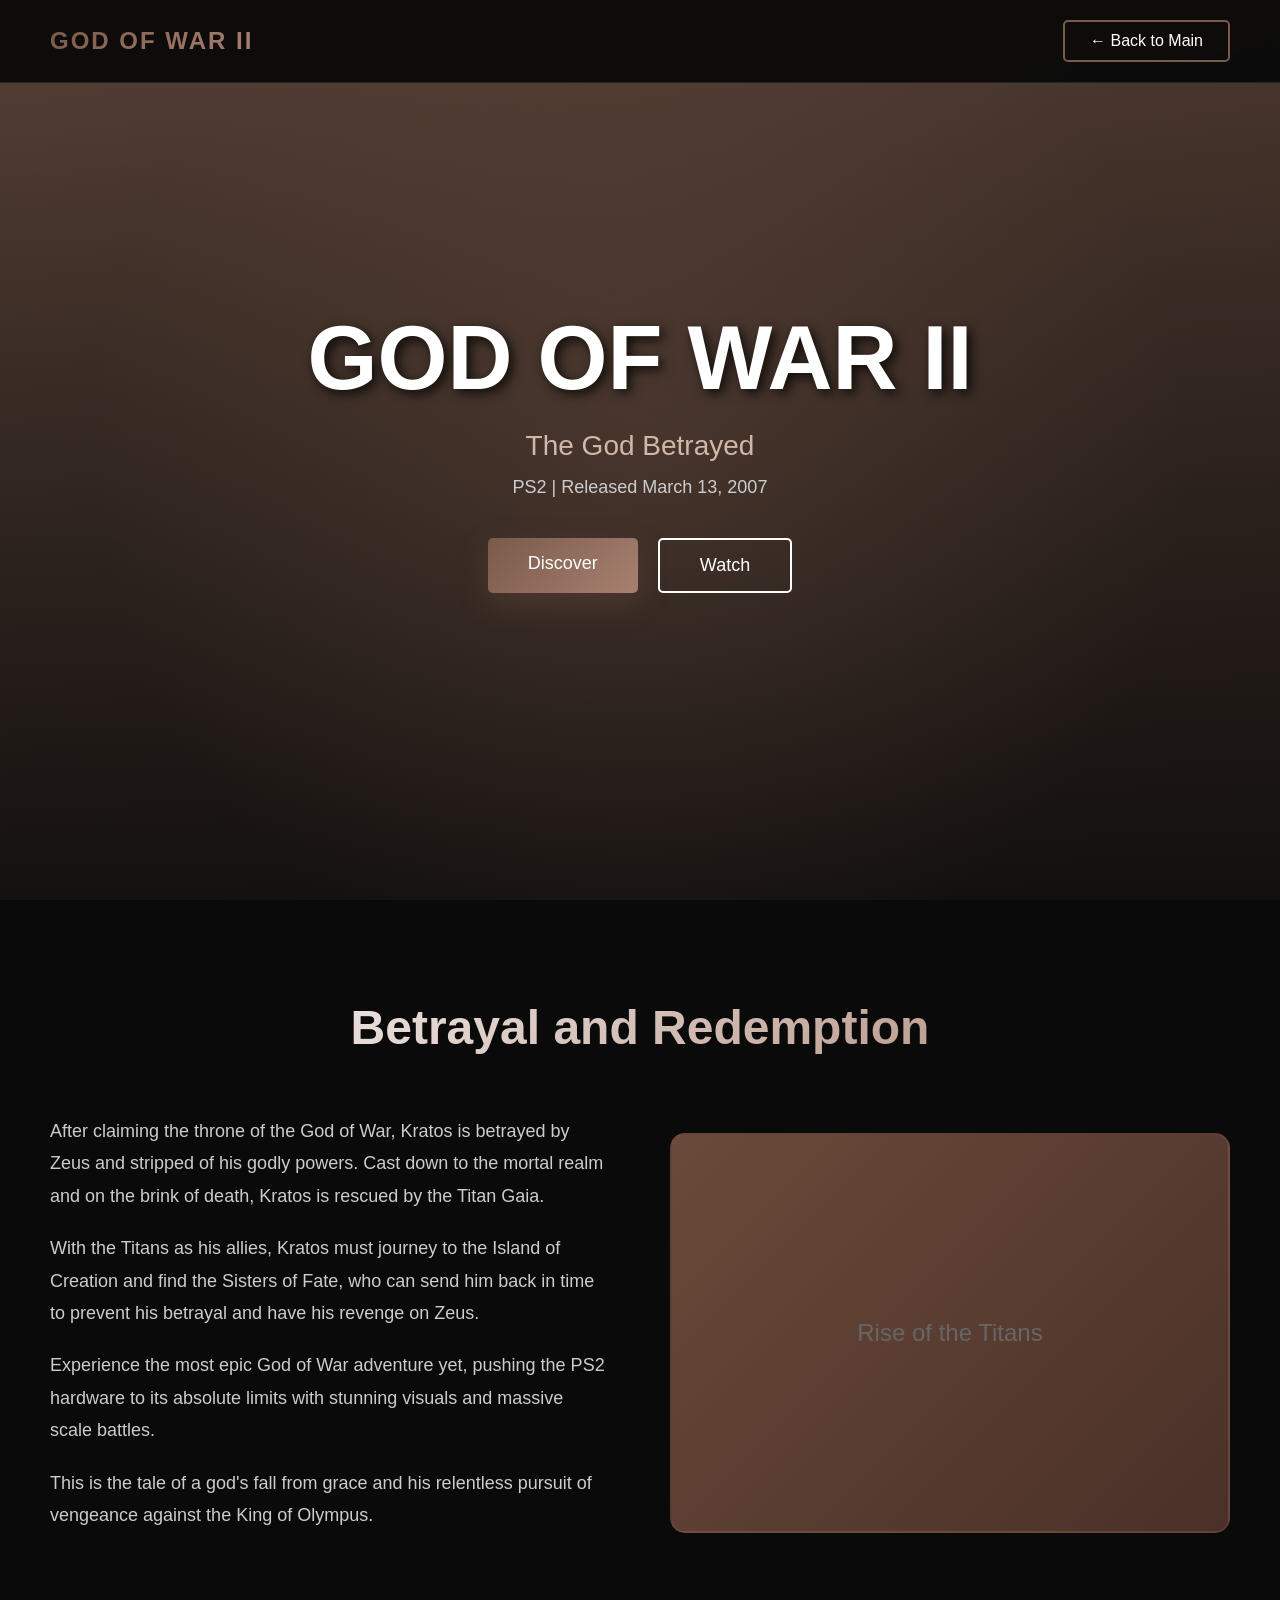
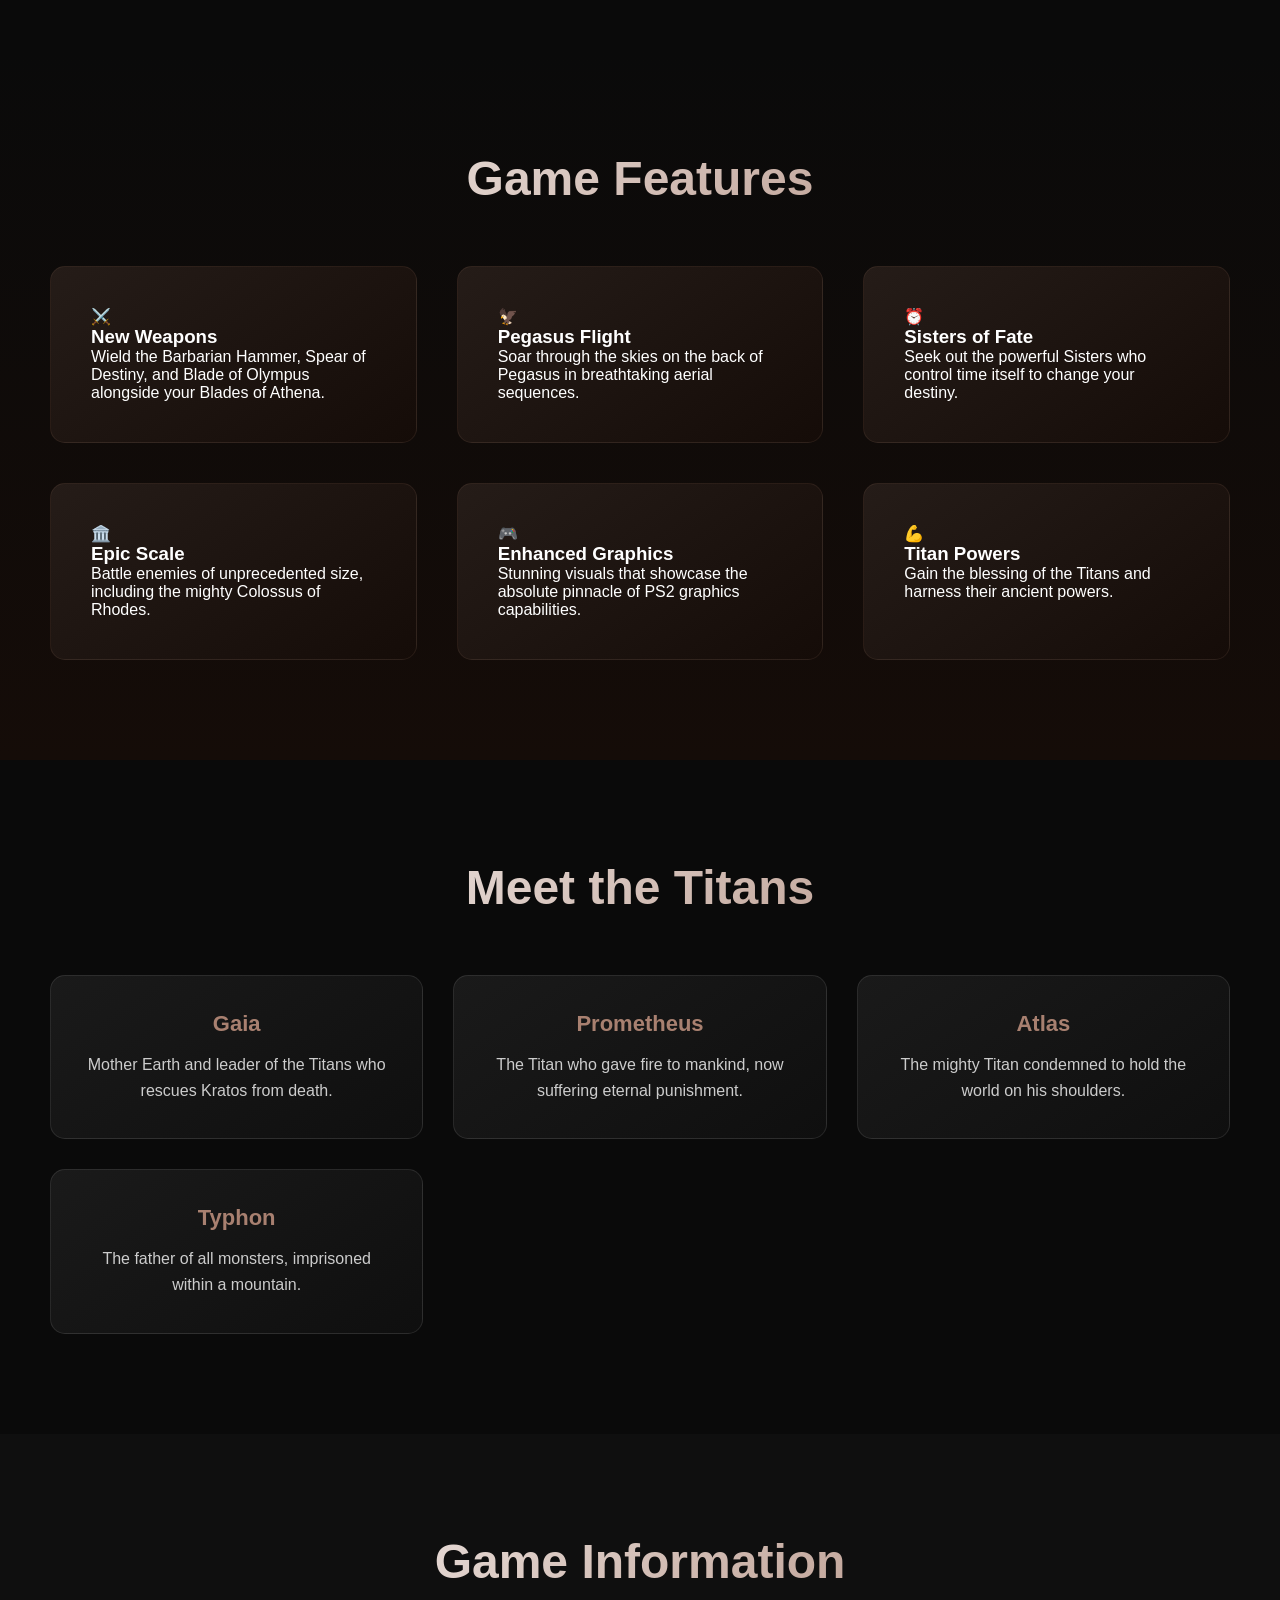
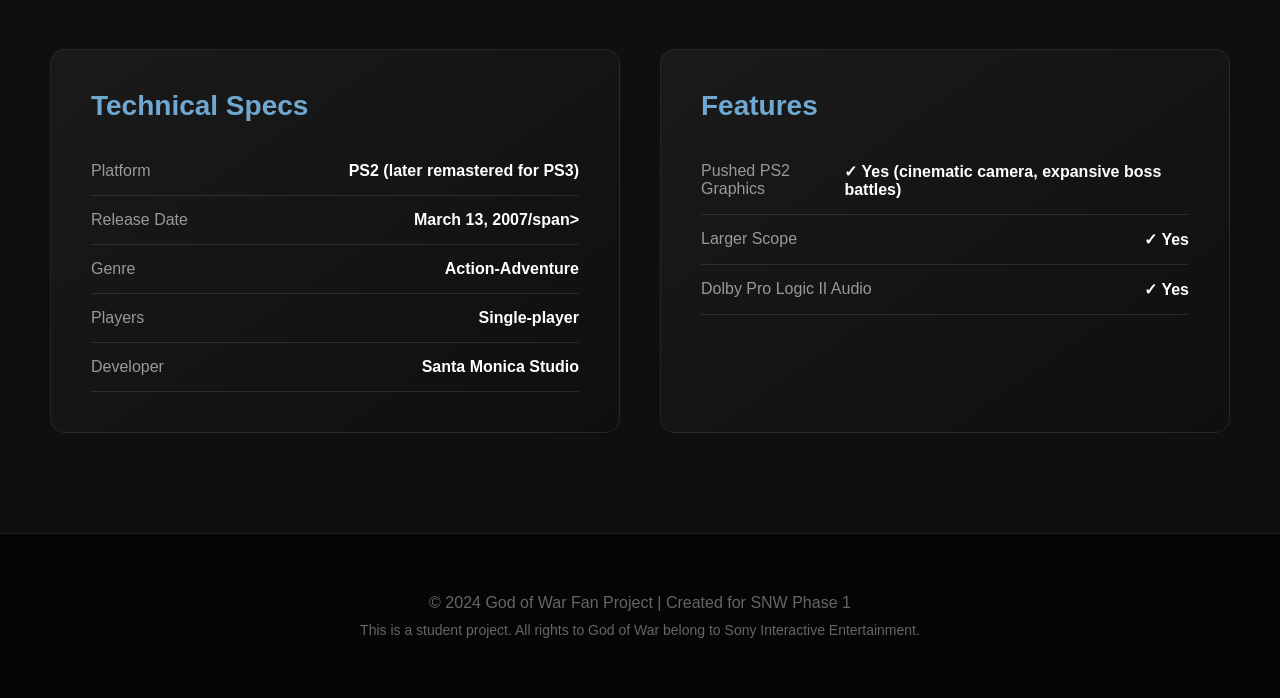
<file: gow-2-page.html>
<!DOCTYPE html>
<html lang="en">
<head>
    <meta charset="UTF-8">
    <meta name="viewport" content="width=device-width, initial-scale=1.0">
    <link href="https://fonts.cdnfonts.com/css/godofwar?styles=31391" rel="stylesheet">
    <title>God of War II</title>
    <link rel="stylesheet" href="gow-2-page.html.css">
</head>
<body>
    <nav>
        <div class="nav-container">
            <div class="logo">GOD OF WAR II</div>
            <a href="index.html" class="back-btn">← Back to Main</a>
        </div>
    </nav>
    <section class="hero">
        <div class="hero-content">
            <h1 class="game-logo">GOD OF WAR II</h1>
            <p class="subtitle">The God Betrayed</p>
            <p class="release-info">PS2 | Released March 13, 2007</p>
            <div class="cta-buttons">
                <a href="#overview" class="btn btn-primary">Discover</a>
                <a href="#" class="btn btn-secondary">Watch</a>
            </div>
        </div>
    </section>
    <section id="overview" class="overview">
        <h2 class="section-title">Betrayal and Redemption</h2>
        <div class="overview-content">
            <div class="overview-text">
                <p>After claiming the throne of the God of War, Kratos is betrayed by Zeus and stripped of his godly powers. Cast down to the mortal realm and on the brink of death, Kratos is rescued by the Titan Gaia.</p>
                <p>With the Titans as his allies, Kratos must journey to the Island of Creation and find the Sisters of Fate, who can send him back in time to prevent his betrayal and have his revenge on Zeus.</p>
                <p>Experience the most epic God of War adventure yet, pushing the PS2 hardware to its absolute limits with stunning visuals and massive scale battles.</p>
                <p>This is the tale of a god's fall from grace and his relentless pursuit of vengeance against the King of Olympus.</p>
            </div>
            <div class="overview-image"><span>Rise of the Titans</span></div>
        </div>
    </section>
    <section class="features">
        <div class="features-container">
            <h2 class="section-title">Game Features</h2>
            <div class="features-grid">
                <div class="feature-card">
                    <div class="feature-icon">⚔️</div>
                    <h3 class="feature-title">New Weapons</h3>
                    <p class="feature-description">Wield the Barbarian Hammer, Spear of Destiny, and Blade of Olympus alongside your Blades of Athena.</p>
                </div>
                <div class="feature-card">
                    <div class="feature-icon">🦅</div>
                    <h3 class="feature-title">Pegasus Flight</h3>
                    <p class="feature-description">Soar through the skies on the back of Pegasus in breathtaking aerial sequences.</p>
                </div>
                <div class="feature-card">
                    <div class="feature-icon">⏰</div>
                    <h3 class="feature-title">Sisters of Fate</h3>
                    <p class="feature-description">Seek out the powerful Sisters who control time itself to change your destiny.</p>
                </div>
                <div class="feature-card">
                    <div class="feature-icon">🏛️</div>
                    <h3 class="feature-title">Epic Scale</h3>
                    <p class="feature-description">Battle enemies of unprecedented size, including the mighty Colossus of Rhodes.</p>
                </div>
                <div class="feature-card">
                    <div class="feature-icon">🎮</div>
                    <h3 class="feature-title">Enhanced Graphics</h3>
                    <p class="feature-description">Stunning visuals that showcase the absolute pinnacle of PS2 graphics capabilities.</p>
                </div>
                <div class="feature-card">
                    <div class="feature-icon">💪</div>
                    <h3 class="feature-title">Titan Powers</h3>
                    <p class="feature-description">Gain the blessing of the Titans and harness their ancient powers.</p>
                </div>
            </div>
        </div>
    </section>
    <section class="titans">
        <h2 class="section-title">Meet the Titans</h2>
        <div class="titans-grid">
            <div class="titan-card">
                <h3>Gaia</h3>
                <p>Mother Earth and leader of the Titans who rescues Kratos from death.</p>
            </div>
            <div class="titan-card">
                <h3>Prometheus</h3>
                <p>The Titan who gave fire to mankind, now suffering eternal punishment.</p>
            </div>
            <div class="titan-card">
                <h3>Atlas</h3>
                <p>The mighty Titan condemned to hold the world on his shoulders.</p>
            </div>
            <div class="titan-card">
                <h3>Typhon</h3>
                <p>The father of all monsters, imprisoned within a mountain.</p>
            </div>
        </div>
    </section>

    <section class="specs">
        <div class="specs-container">
            <h2 class="section-title">Game Information</h2>
            <div class="specs-grid">
                <div class="spec-box">
                    <h3>Technical Specs</h3>
                    <div class="spec-item">
                        <span class="spec-label">Platform</span>
                        <span class="spec-value">PS2 (later remastered for PS3)</span>
                    </div>
                    <div class="spec-item">
                        <span class="spec-label">Release Date</span>
                        <span class="spec-value">March 13, 2007/span>
                    </div>
                    <div class="spec-item">
                        <span class="spec-label">Genre</span>
                        <span class="spec-value">Action-Adventure</span>
                    </div>
                    <div class="spec-item">
                        <span class="spec-label">Players</span>
                        <span class="spec-value">Single-player</span>
                    </div>
                    <div class="spec-item">
                        <span class="spec-label">Developer</span>
                        <span class="spec-value">Santa Monica Studio</span>
                    </div>
                </div>
                <div class="spec-box">
                    <h3>Features</h3>
                    <div class="spec-item">
                        <span class="spec-label">Pushed PS2 Graphics</span>
                        <span class="spec-value">✓ 	Yes (cinematic camera, expansive boss battles)</span>
                    </div>
                    <div class="spec-item">
                        <span class="spec-label">Larger Scope</span>
                        <span class="spec-value">✓ Yes</span>
                    </div>
                    <div class="spec-item">
                        <span class="spec-label">Dolby Pro Logic II Audio	</span>
                        <span class="spec-value">✓ Yes</span>
                    </div>
                </div>
            </div>
        </div>
    </section>

    <footer>
        <div class="footer-content">
            <p>© 2024 God of War Fan Project | Created for SNW Phase 1</p>
            <p style="margin-top: 10px; font-size: 14px;">This is a student project. All rights to God of War belong to Sony Interactive Entertainment.</p>
        </div>
    </footer>
</body>
</html>
</file>
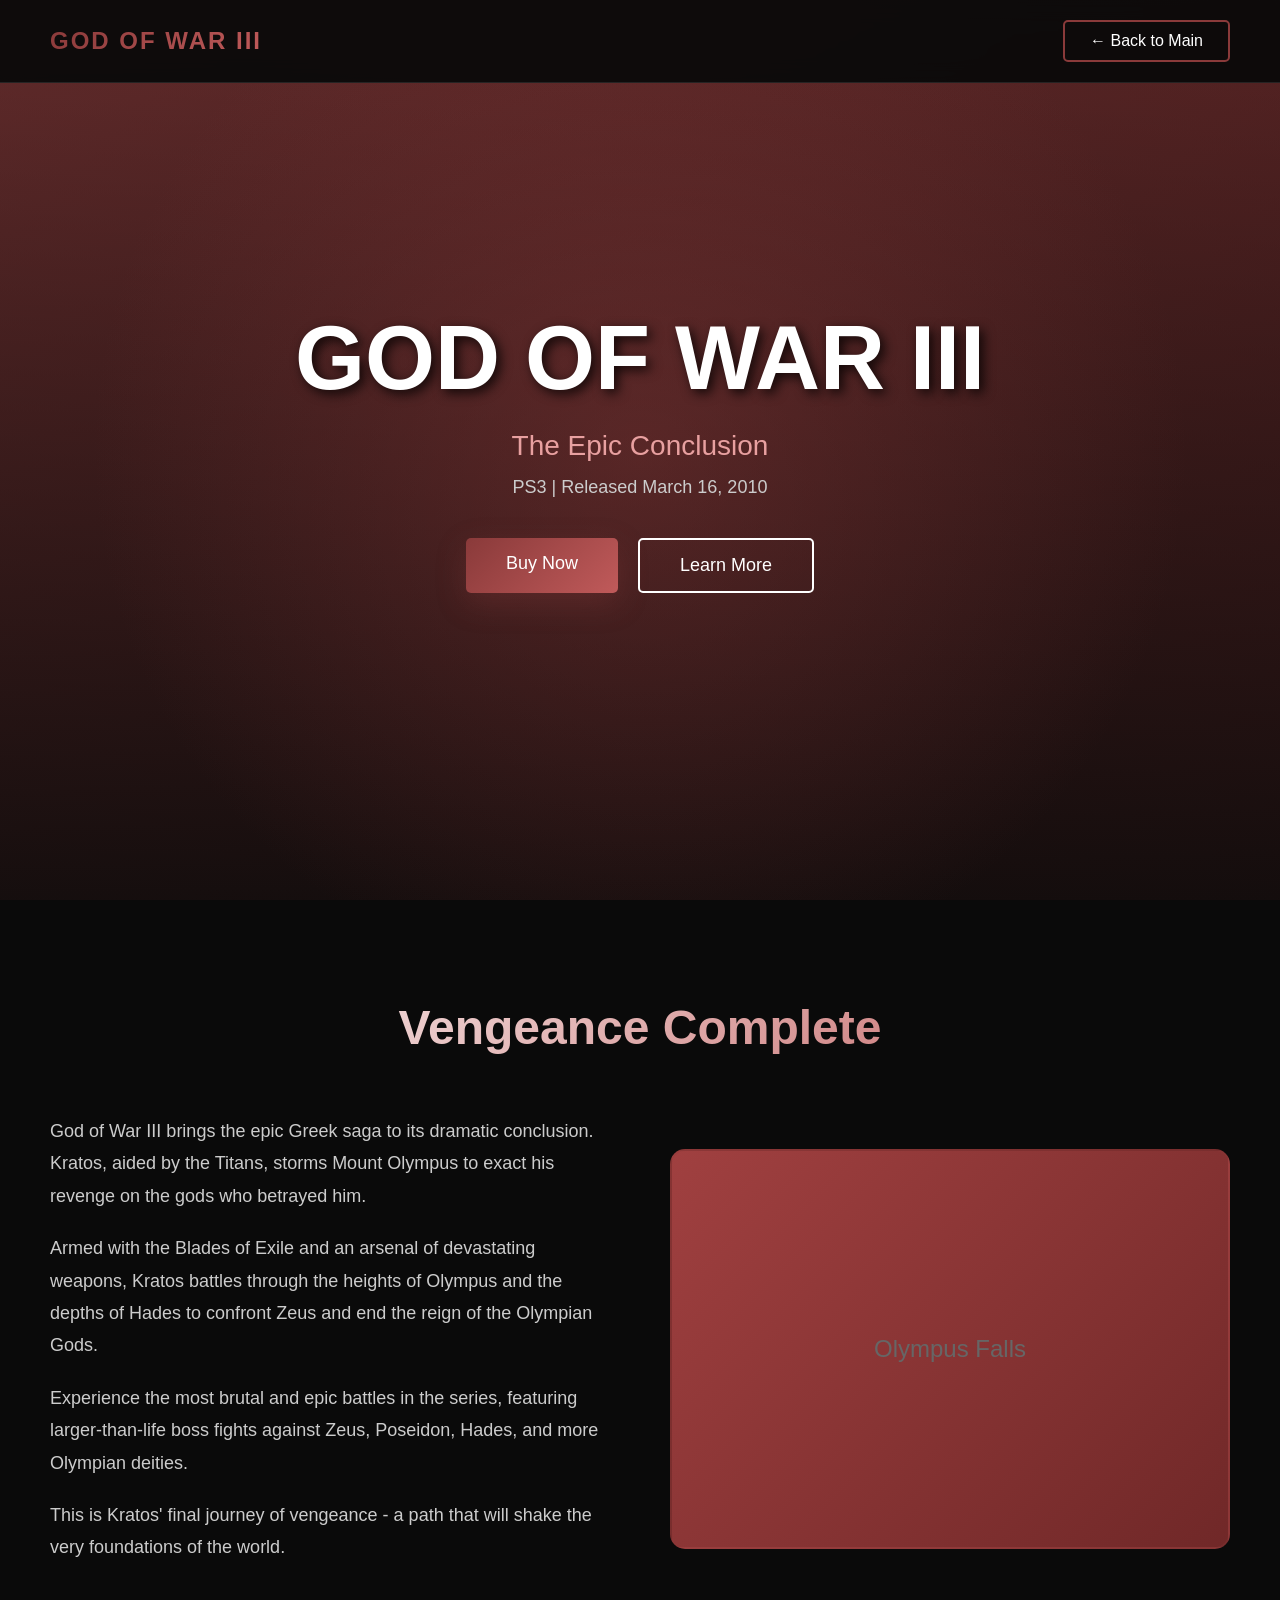
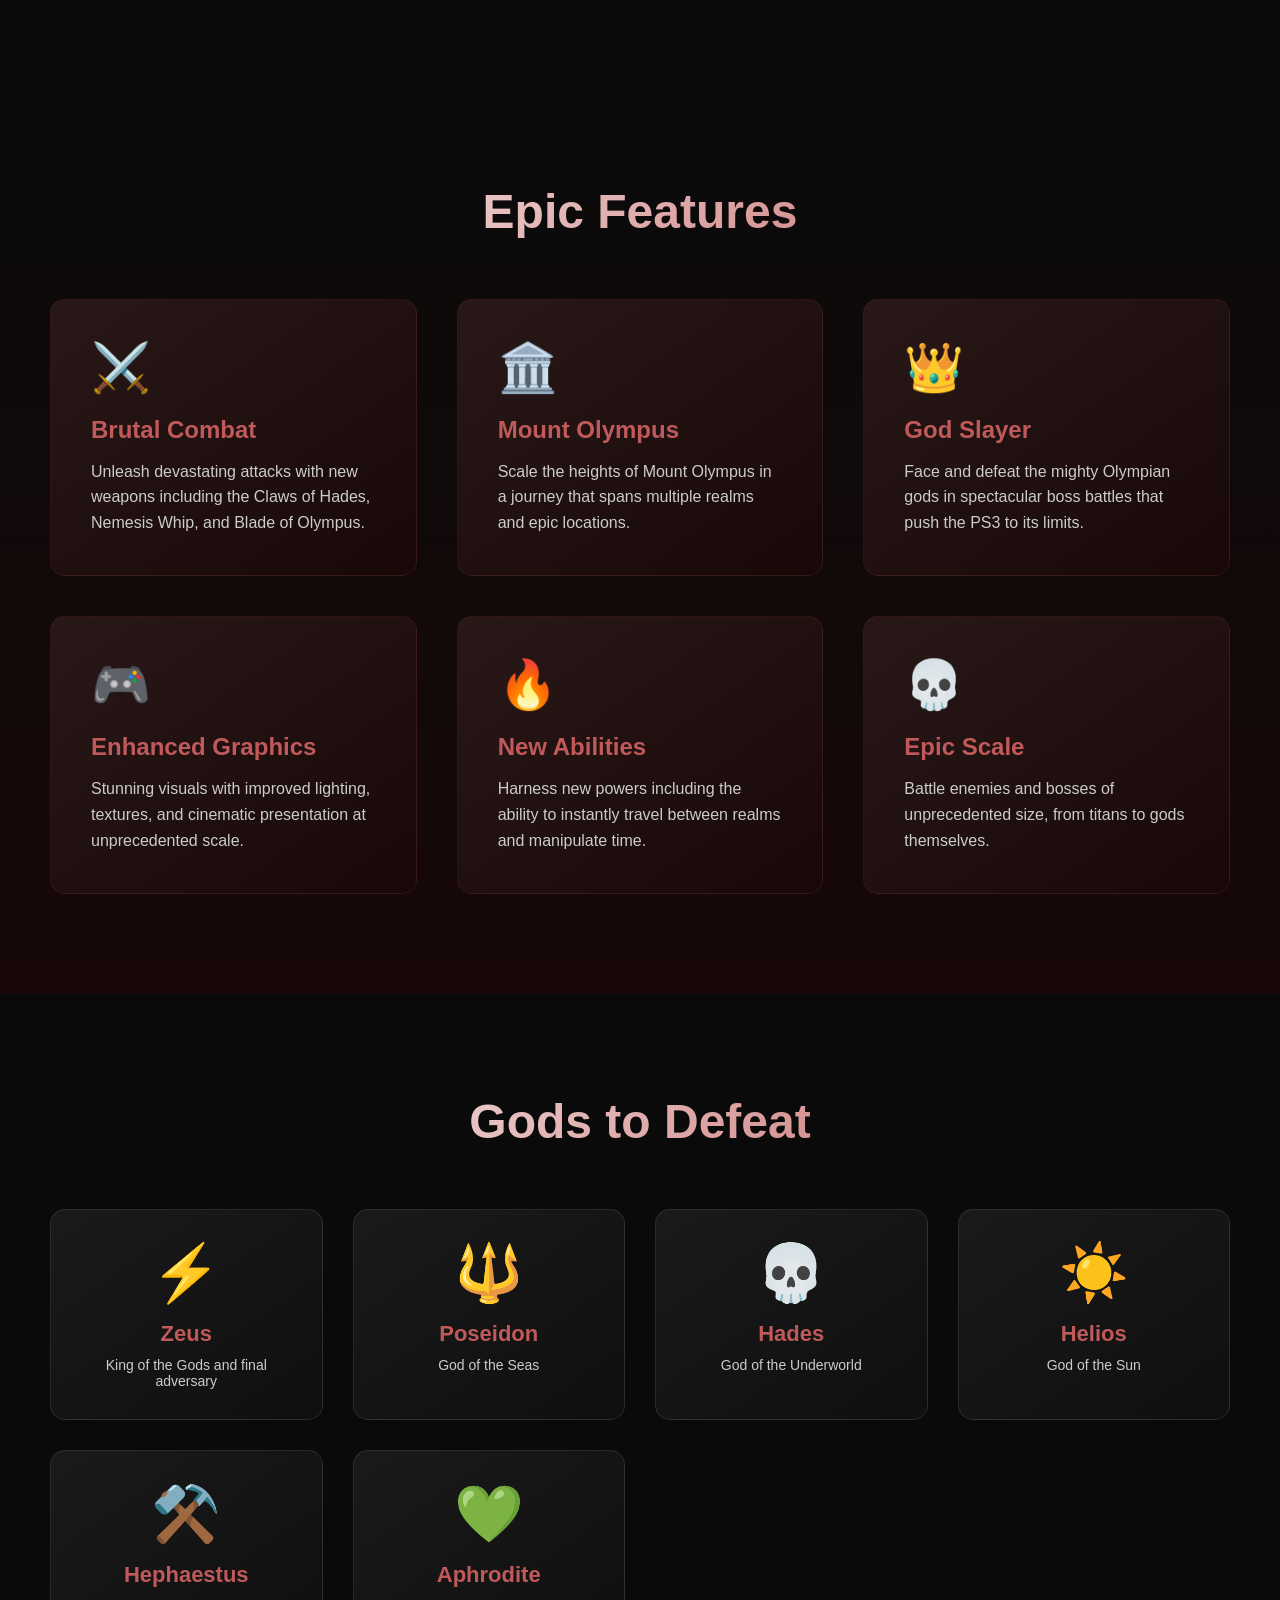
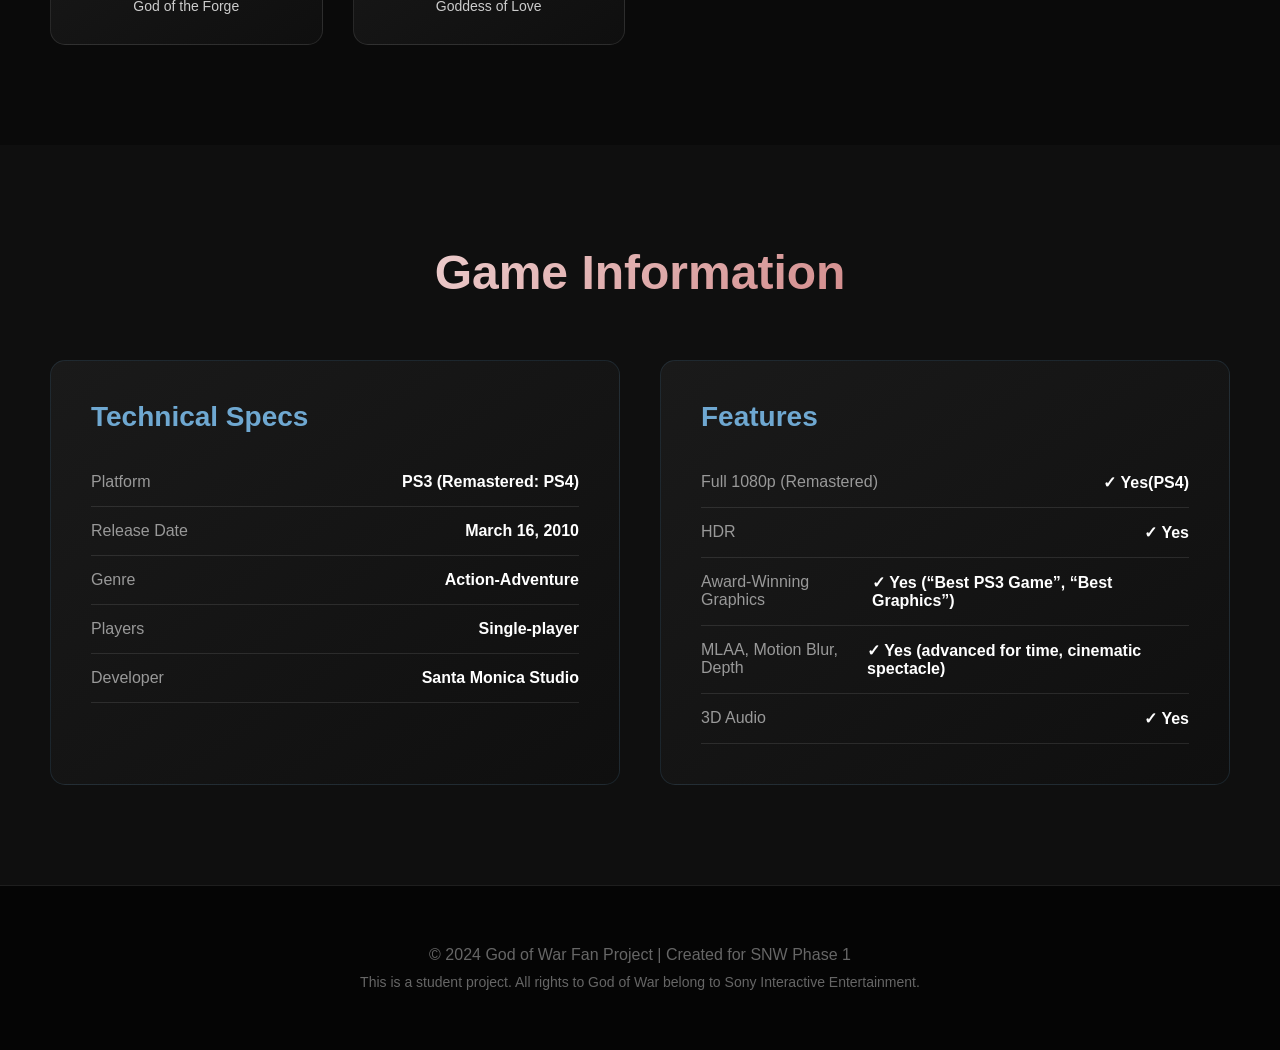
<file: gow-3-page.html>
<!DOCTYPE html>
<html lang="en">
<head>
    <meta charset="UTF-8">
    <meta name="viewport" content="width=device-width, initial-scale=1.0">
    <link href="https://fonts.cdnfonts.com/css/godofwar?styles=31391" rel="stylesheet">
    <title>God of War III</title>
    <link rel="stylesheet" href="gow-3-page.css">
</head>
<body>
    <nav>
        <div class="nav-container">
            <div class="logo">GOD OF WAR III</div>
            <a href="index.html" class="back-btn">← Back to Main</a>
        </div>
    </nav>

    <section class="hero">
        <div class="hero-content">
            <h1 class="game-logo">GOD OF WAR III</h1>
            <p class="subtitle">The Epic Conclusion</p>
            <p class="release-info">PS3 | Released March 16, 2010</p>
            <div class="cta-buttons">
                <a href="#" class="btn btn-primary">Buy Now</a>
                <a href="#overview" class="btn btn-secondary">Learn More</a>
            </div>
        </div>
    </section>

    <section id="overview" class="overview">
        <h2 class="section-title">Vengeance Complete</h2>
        <div class="overview-content">
            <div class="overview-text">
                <p>God of War III brings the epic Greek saga to its dramatic conclusion. Kratos, aided by the Titans, storms Mount Olympus to exact his revenge on the gods who betrayed him.</p>
                <p>Armed with the Blades of Exile and an arsenal of devastating weapons, Kratos battles through the heights of Olympus and the depths of Hades to confront Zeus and end the reign of the Olympian Gods.</p>
                <p>Experience the most brutal and epic battles in the series, featuring larger-than-life boss fights against Zeus, Poseidon, Hades, and more Olympian deities.</p>
                <p>This is Kratos' final journey of vengeance - a path that will shake the very foundations of the world.</p>
            </div>
            <div class="overview-image">
                <span>Olympus Falls</span>
            </div>
        </div>
    </section>

    <section class="features">
        <div class="features-container">
            <h2 class="section-title">Epic Features</h2>
            <div class="features-grid">
                <div class="feature-card">
                    <div class="feature-icon">⚔️</div>
                    <h3 class="feature-title">Brutal Combat</h3>
                    <p class="feature-description">Unleash devastating attacks with new weapons including the Claws of Hades, Nemesis Whip, and Blade of Olympus.</p>
                </div>
                <div class="feature-card">
                    <div class="feature-icon">🏛️</div>
                    <h3 class="feature-title">Mount Olympus</h3>
                    <p class="feature-description">Scale the heights of Mount Olympus in a journey that spans multiple realms and epic locations.</p>
                </div>
                <div class="feature-card">
                    <div class="feature-icon">👑</div>
                    <h3 class="feature-title">God Slayer</h3>
                    <p class="feature-description">Face and defeat the mighty Olympian gods in spectacular boss battles that push the PS3 to its limits.</p>
                </div>
                <div class="feature-card">
                    <div class="feature-icon">🎮</div>
                    <h3 class="feature-title">Enhanced Graphics</h3>
                    <p class="feature-description">Stunning visuals with improved lighting, textures, and cinematic presentation at unprecedented scale.</p>
                </div>
                <div class="feature-card">
                    <div class="feature-icon">🔥</div>
                    <h3 class="feature-title">New Abilities</h3>
                    <p class="feature-description">Harness new powers including the ability to instantly travel between realms and manipulate time.</p>
                </div>
                <div class="feature-card">
                    <div class="feature-icon">💀</div>
                    <h3 class="feature-title">Epic Scale</h3>
                    <p class="feature-description">Battle enemies and bosses of unprecedented size, from titans to gods themselves.</p>
                </div>
            </div>
        </div>
    </section>

    <section class="gods-section">
        <h2 class="section-title">Gods to Defeat</h2>
        <div class="gods-grid">
            <div class="god-card">
                <div class="god-icon">⚡</div>
                <h3 class="god-name">Zeus</h3>
                <p class="god-desc">King of the Gods and final adversary</p>
            </div>
            <div class="god-card">
                <div class="god-icon">🔱</div>
                <h3 class="god-name">Poseidon</h3>
                <p class="god-desc">God of the Seas</p>
            </div>
            <div class="god-card">
                <div class="god-icon">💀</div>
                <h3 class="god-name">Hades</h3>
                <p class="god-desc">God of the Underworld</p>
            </div>
            <div class="god-card">
                <div class="god-icon">☀️</div>
                <h3 class="god-name">Helios</h3>
                <p class="god-desc">God of the Sun</p>
            </div>
            <div class="god-card">
                <div class="god-icon">⚒️</div>
                <h3 class="god-name">Hephaestus</h3>
                <p class="god-desc">God of the Forge</p>
            </div>
            <div class="god-card">
                <div class="god-icon">💚</div>
                <h3 class="god-name">Aphrodite</h3>
                <p class="god-desc">Goddess of Love</p>
            </div>
        </div>
    </section>

    <section class="specs">
        <div class="specs-container">
            <h2 class="section-title">Game Information</h2>
            <div class="specs-grid">
                <div class="spec-box">
                    <h3>Technical Specs</h3>
                    <div class="spec-item">
                        <span class="spec-label">Platform</span>
                        <span class="spec-value">PS3 (Remastered: PS4)</span>
                    </div>
                    <div class="spec-item">
                        <span class="spec-label">Release Date</span>
                        <span class="spec-value">March 16, 2010</span>
                    </div>
                    <div class="spec-item">
                        <span class="spec-label">Genre</span>
                        <span class="spec-value">Action-Adventure</span>
                    </div>
                    <div class="spec-item">
                        <span class="spec-label">Players</span>
                        <span class="spec-value">Single-player</span>
                    </div>
                    <div class="spec-item">
                        <span class="spec-label">Developer</span>
                        <span class="spec-value">Santa Monica Studio</span>
                    </div>
                </div>
                <div class="spec-box">
                    <h3>Features</h3>
                    <div class="spec-item">
                        <span class="spec-label">Full 1080p (Remastered)</span>
                        <span class="spec-value">✓ Yes(PS4)</span>
                    </div>
                    <div class="spec-item">
                        <span class="spec-label">HDR</span>
                        <span class="spec-value">✓ Yes</span>
                    </div>
                    <div class="spec-item">
                        <span class="spec-label">Award-Winning Graphics</span>
                        <span class="spec-value">✓ Yes (“Best PS3 Game”, “Best Graphics”)</span>
                    </div>
                    <div class="spec-item">
                        <span class="spec-label">MLAA, Motion Blur, Depth</span>
                        <span class="spec-value">✓ Yes (advanced for time, cinematic spectacle)</span>
                    </div>
                    <div class="spec-item">
                        <span class="spec-label">3D Audio</span>
                        <span class="spec-value">✓ Yes</span>
                    </div>
                </div>
            </div>
        </div>
    </section>

    <footer>
        <div class="footer-content">
            <p>© 2024 God of War Fan Project | Created for SNW Phase 1</p>
            <p style="margin-top: 10px; font-size: 14px;">This is a student project. All rights to God of War belong to Sony Interactive Entertainment.</p>
        </div>
    </footer>
</body>
</html>
</file>
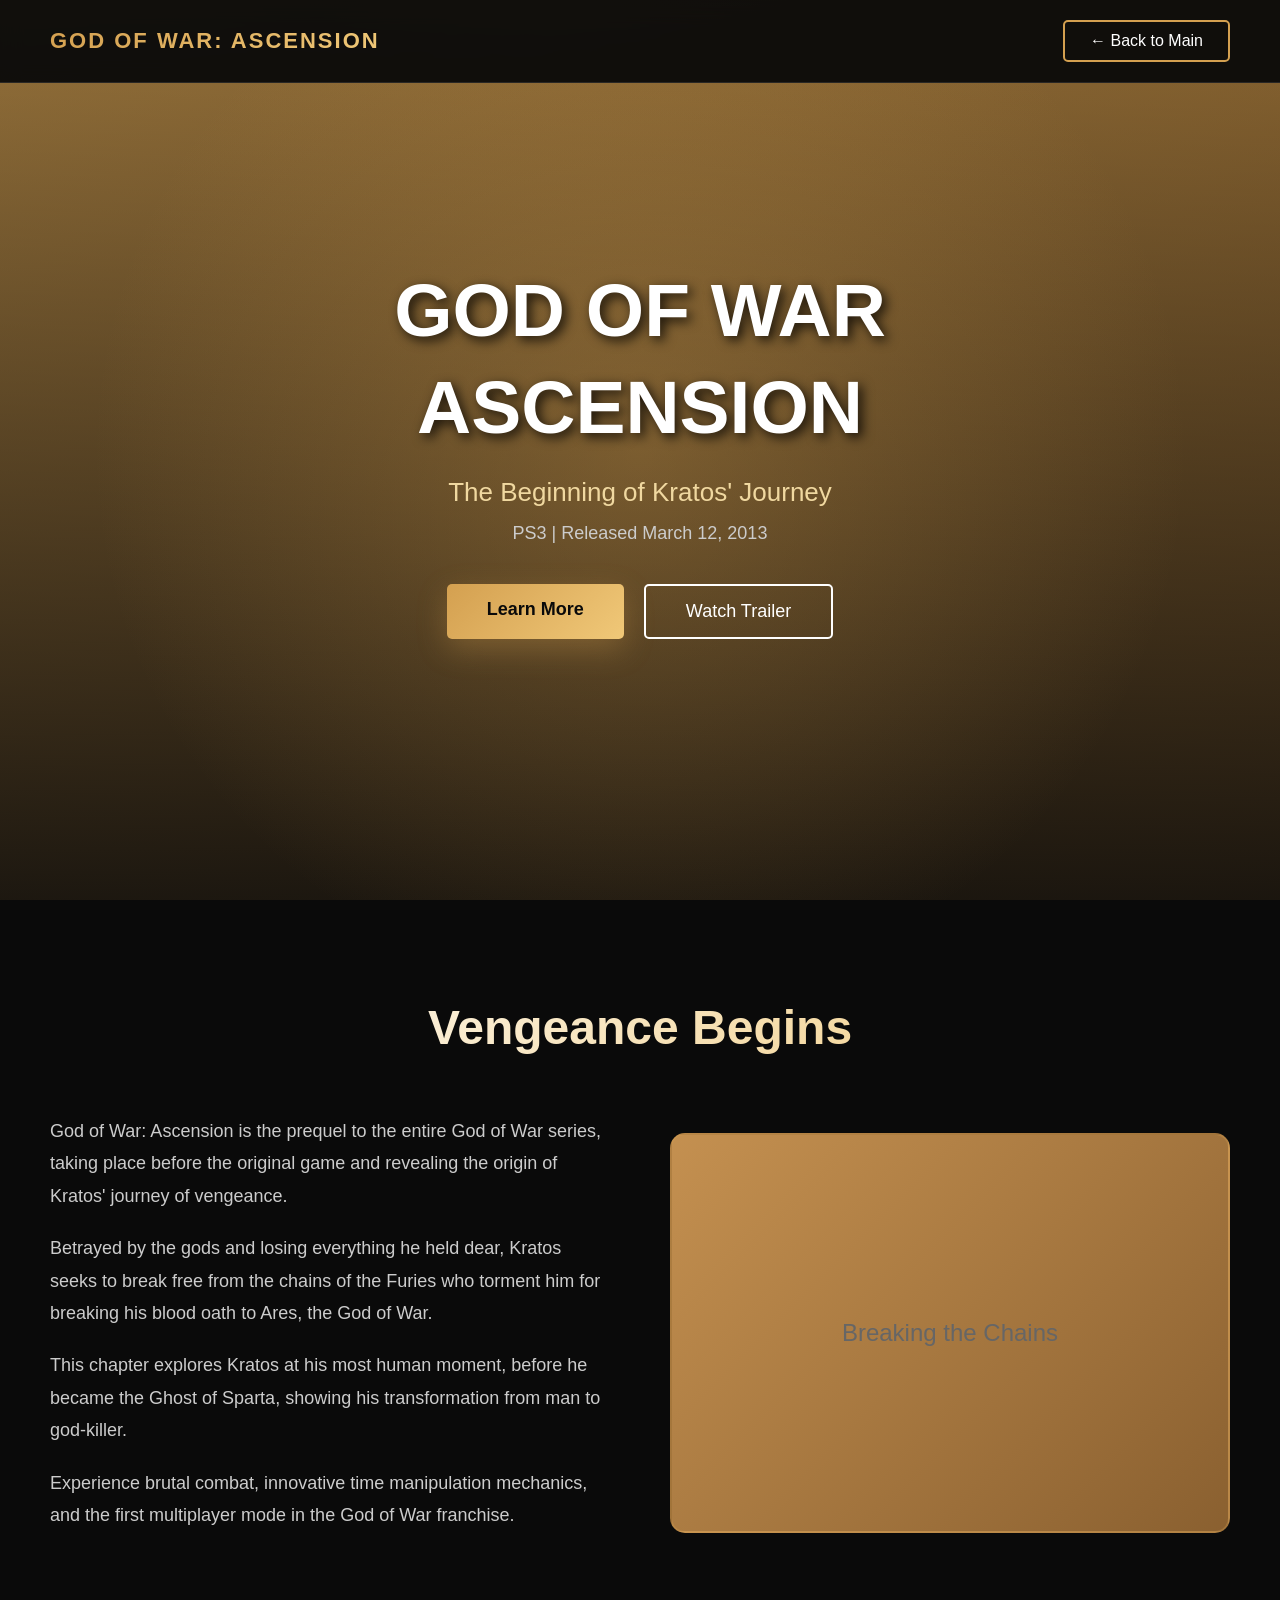
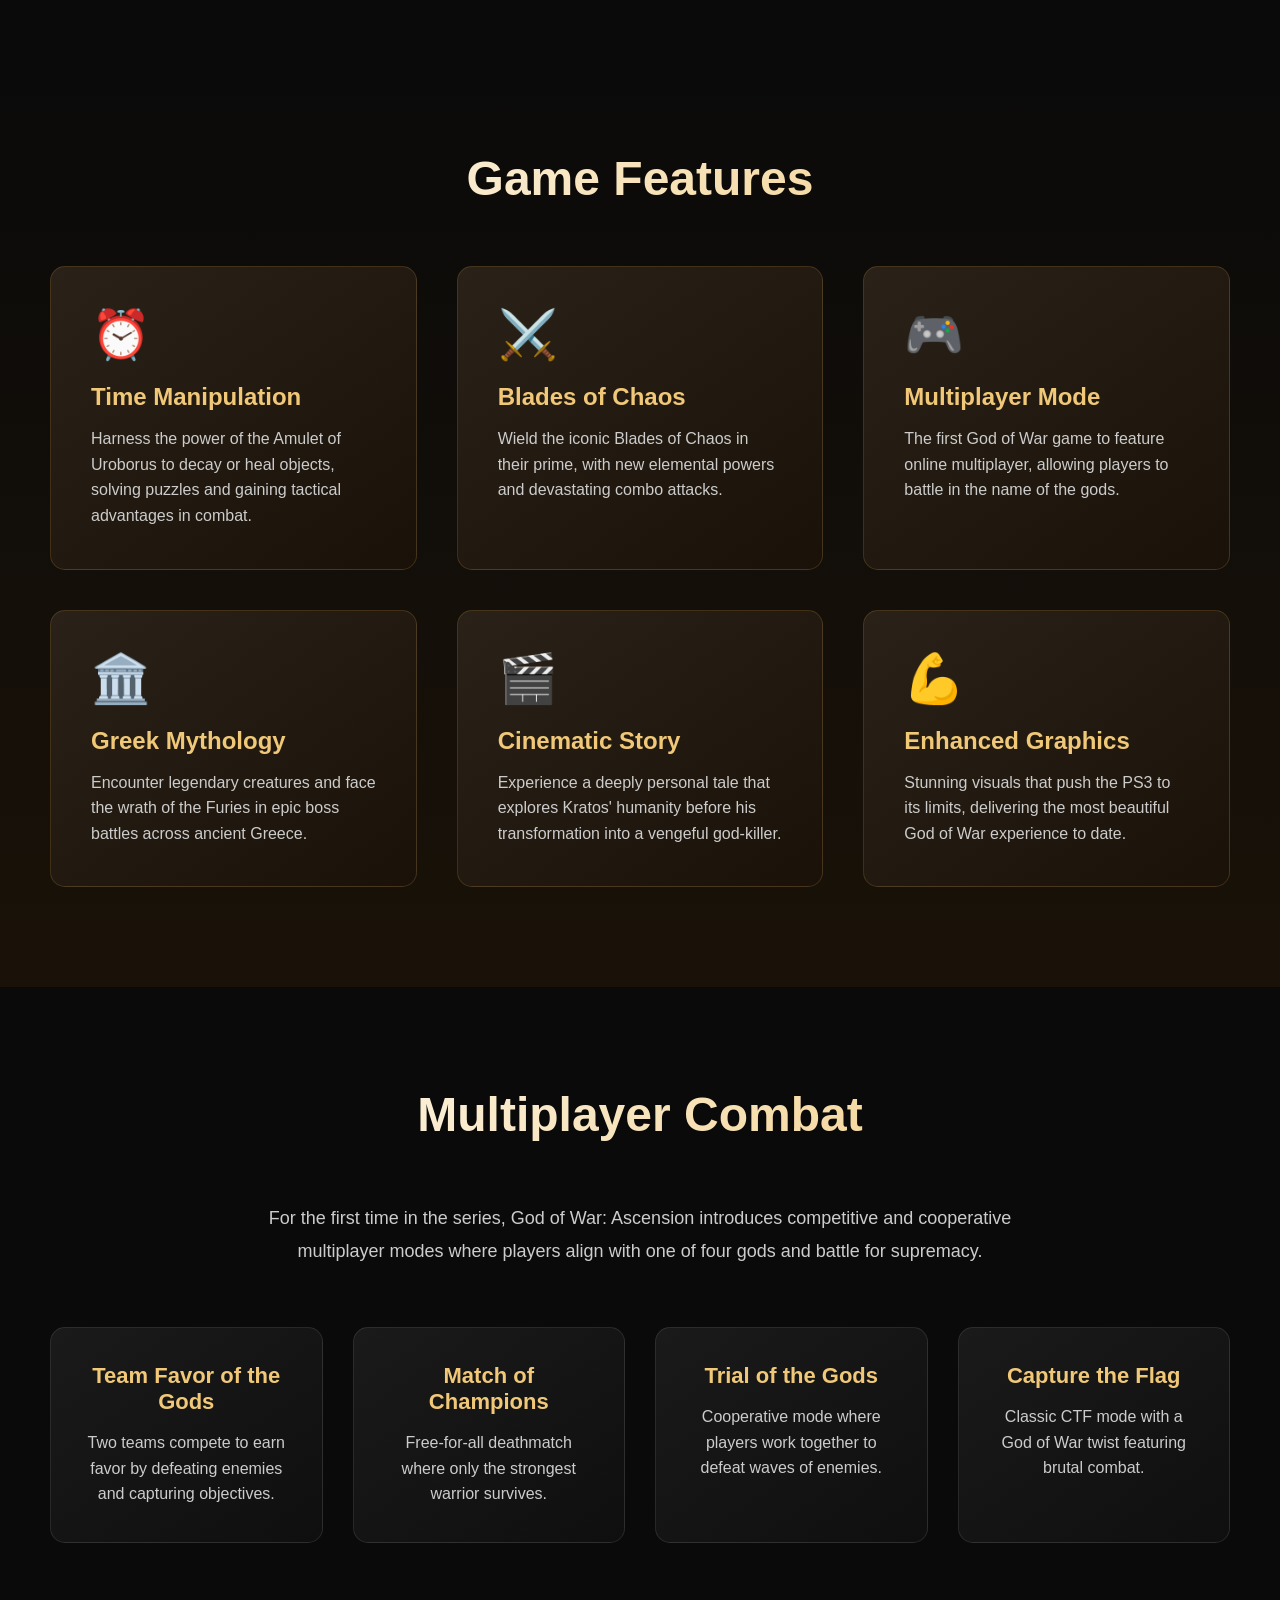
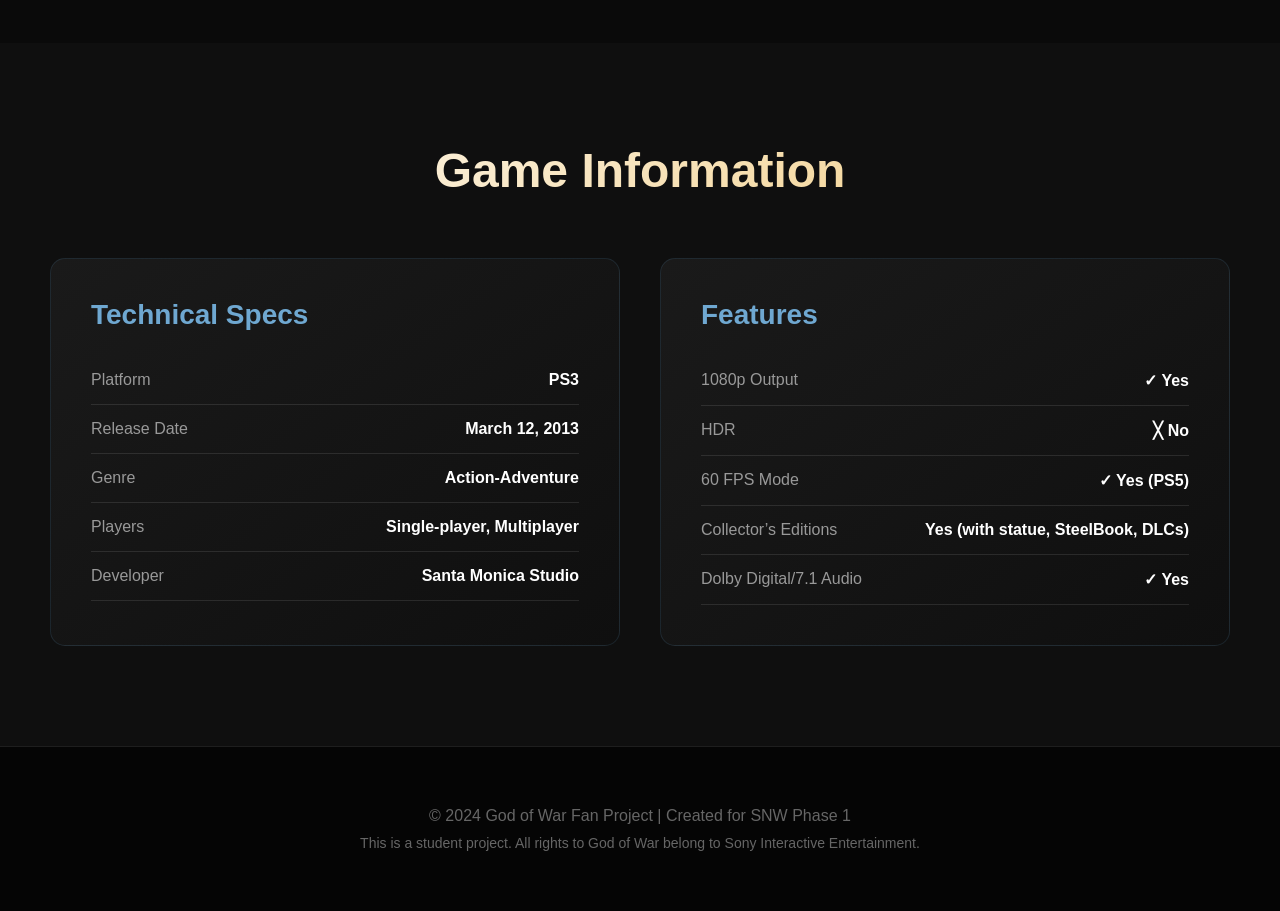
<file: gow-ascension-page.html>
<!DOCTYPE html>
<html lang="en">
<head>
    <meta charset="UTF-8">
    <meta name="viewport" content="width=device-width, initial-scale=1.0">
    <link href="https://fonts.cdnfonts.com/css/godofwar?styles=31391" rel="stylesheet">
    <title>God of War: Ascension</title>
    <link rel="stylesheet" href="gow-ascension-page.css">
</head>
<body>
    <nav>
        <div class="nav-container">
            <div class="logo">GOD OF WAR: ASCENSION</div>
            <a href="index.html" class="back-btn">← Back to Main</a>
        </div>
    </nav>

    <section class="hero">
        <div class="hero-content">
            <h1 class="game-logo">GOD OF WAR<br>ASCENSION</h1>
            <p class="subtitle">The Beginning of Kratos' Journey</p>
            <p class="release-info">PS3 | Released March 12, 2013</p>
            <div class="cta-buttons">
                <a href="#overview" class="btn btn-primary">Learn More</a>
                <a href="#" class="btn btn-secondary">Watch Trailer</a>
            </div>
        </div>
    </section>

    <section id="overview" class="overview">
        <h2 class="section-title">Vengeance Begins</h2>
        <div class="overview-content">
            <div class="overview-text">
                <p>God of War: Ascension is the prequel to the entire God of War series, taking place before the original game and revealing the origin of Kratos' journey of vengeance.</p>
                <p>Betrayed by the gods and losing everything he held dear, Kratos seeks to break free from the chains of the Furies who torment him for breaking his blood oath to Ares, the God of War.</p>
                <p>This chapter explores Kratos at his most human moment, before he became the Ghost of Sparta, showing his transformation from man to god-killer.</p>
                <p>Experience brutal combat, innovative time manipulation mechanics, and the first multiplayer mode in the God of War franchise.</p>
            </div>
            <div class="overview-image">
                <span>Breaking the Chains</span>
            </div>
        </div>
    </section>

    <section class="features">
        <div class="features-container">
            <h2 class="section-title">Game Features</h2>
            <div class="features-grid">
                <div class="feature-card">
                    <div class="feature-icon">⏰</div>
                    <h3 class="feature-title">Time Manipulation</h3>
                    <p class="feature-description">Harness the power of the Amulet of Uroborus to decay or heal objects, solving puzzles and gaining tactical advantages in combat.</p>
                </div>
                <div class="feature-card">
                    <div class="feature-icon">⚔️</div>
                    <h3 class="feature-title">Blades of Chaos</h3>
                    <p class="feature-description">Wield the iconic Blades of Chaos in their prime, with new elemental powers and devastating combo attacks.</p>
                </div>
                <div class="feature-card">
                    <div class="feature-icon">🎮</div>
                    <h3 class="feature-title">Multiplayer Mode</h3>
                    <p class="feature-description">The first God of War game to feature online multiplayer, allowing players to battle in the name of the gods.</p>
                </div>
                <div class="feature-card">
                    <div class="feature-icon">🏛️</div>
                    <h3 class="feature-title">Greek Mythology</h3>
                    <p class="feature-description">Encounter legendary creatures and face the wrath of the Furies in epic boss battles across ancient Greece.</p>
                </div>
                <div class="feature-card">
                    <div class="feature-icon">🎬</div>
                    <h3 class="feature-title">Cinematic Story</h3>
                    <p class="feature-description">Experience a deeply personal tale that explores Kratos' humanity before his transformation into a vengeful god-killer.</p>
                </div>
                <div class="feature-card">
                    <div class="feature-icon">💪</div>
                    <h3 class="feature-title">Enhanced Graphics</h3>
                    <p class="feature-description">Stunning visuals that push the PS3 to its limits, delivering the most beautiful God of War experience to date.</p>
                </div>
            </div>
        </div>
    </section>

    <section class="multiplayer">
        <h2 class="section-title">Multiplayer Combat</h2>
        <div class="multiplayer-content">
            <p>For the first time in the series, God of War: Ascension introduces competitive and cooperative multiplayer modes where players align with one of four gods and battle for supremacy.</p>
        </div>
        <div class="modes-grid">
            <div class="mode-card">
                <h3>Team Favor of the Gods</h3>
                <p>Two teams compete to earn favor by defeating enemies and capturing objectives.</p>
            </div>
            <div class="mode-card">
                <h3>Match of Champions</h3>
                <p>Free-for-all deathmatch where only the strongest warrior survives.</p>
            </div>
            <div class="mode-card">
                <h3>Trial of the Gods</h3>
                <p>Cooperative mode where players work together to defeat waves of enemies.</p>
            </div>
            <div class="mode-card">
                <h3>Capture the Flag</h3>
                <p>Classic CTF mode with a God of War twist featuring brutal combat.</p>
            </div>
        </div>
    </section>

    <section class="specs">
        <div class="specs-container">
            <h2 class="section-title">Game Information</h2>
            <div class="specs-grid">
                <div class="spec-box">
                    <h3>Technical Specs</h3>
                    <div class="spec-item">
                        <span class="spec-label">Platform</span>
                        <span class="spec-value">PS3</span>
                    </div>
                    <div class="spec-item">
                        <span class="spec-label">Release Date</span>
                        <span class="spec-value">March 12, 2013</span>
                    </div>
                    <div class="spec-item">
                        <span class="spec-label">Genre</span>
                        <span class="spec-value">Action-Adventure</span>
                    </div>
                    <div class="spec-item">
                        <span class="spec-label">Players</span>
                        <span class="spec-value">Single-player, Multiplayer</span>
                    </div>
                    <div class="spec-item">
                        <span class="spec-label">Developer</span>
                        <span class="spec-value">Santa Monica Studio</span>
                    </div>
                </div>
                <div class="spec-box">
                    <h3>Features</h3>
                    <div class="spec-item">
                        <span class="spec-label">1080p Output</span>
                        <span class="spec-value">✓ Yes</span>
                    </div>
                    <div class="spec-item">
                        <span class="spec-label">HDR</span>
                        <span class="spec-value">╳ No</span>
                    </div>
                    <div class="spec-item">
                        <span class="spec-label">60 FPS Mode</span>
                        <span class="spec-value">✓ Yes (PS5)</span>
                    </div>
                    <div class="spec-item">
                        <span class="spec-label">Collector’s Editions</span>
                        <span class="spec-value">Yes (with statue, SteelBook, DLCs)</span>
                    </div>
                    <div class="spec-item">
                        <span class="spec-label">Dolby Digital/7.1 Audio</span>
                        <span class="spec-value">✓ Yes</span>
                    </div>
                </div>
            </div>
        </div>
    </section>

    <footer>
        <div class="footer-content">
            <p>© 2024 God of War Fan Project | Created for SNW Phase 1</p>
            <p style="margin-top: 10px; font-size: 14px;">This is a student project. All rights to God of War belong to Sony Interactive Entertainment.</p>
        </div>
    </footer>
</body>
</html>
</file>
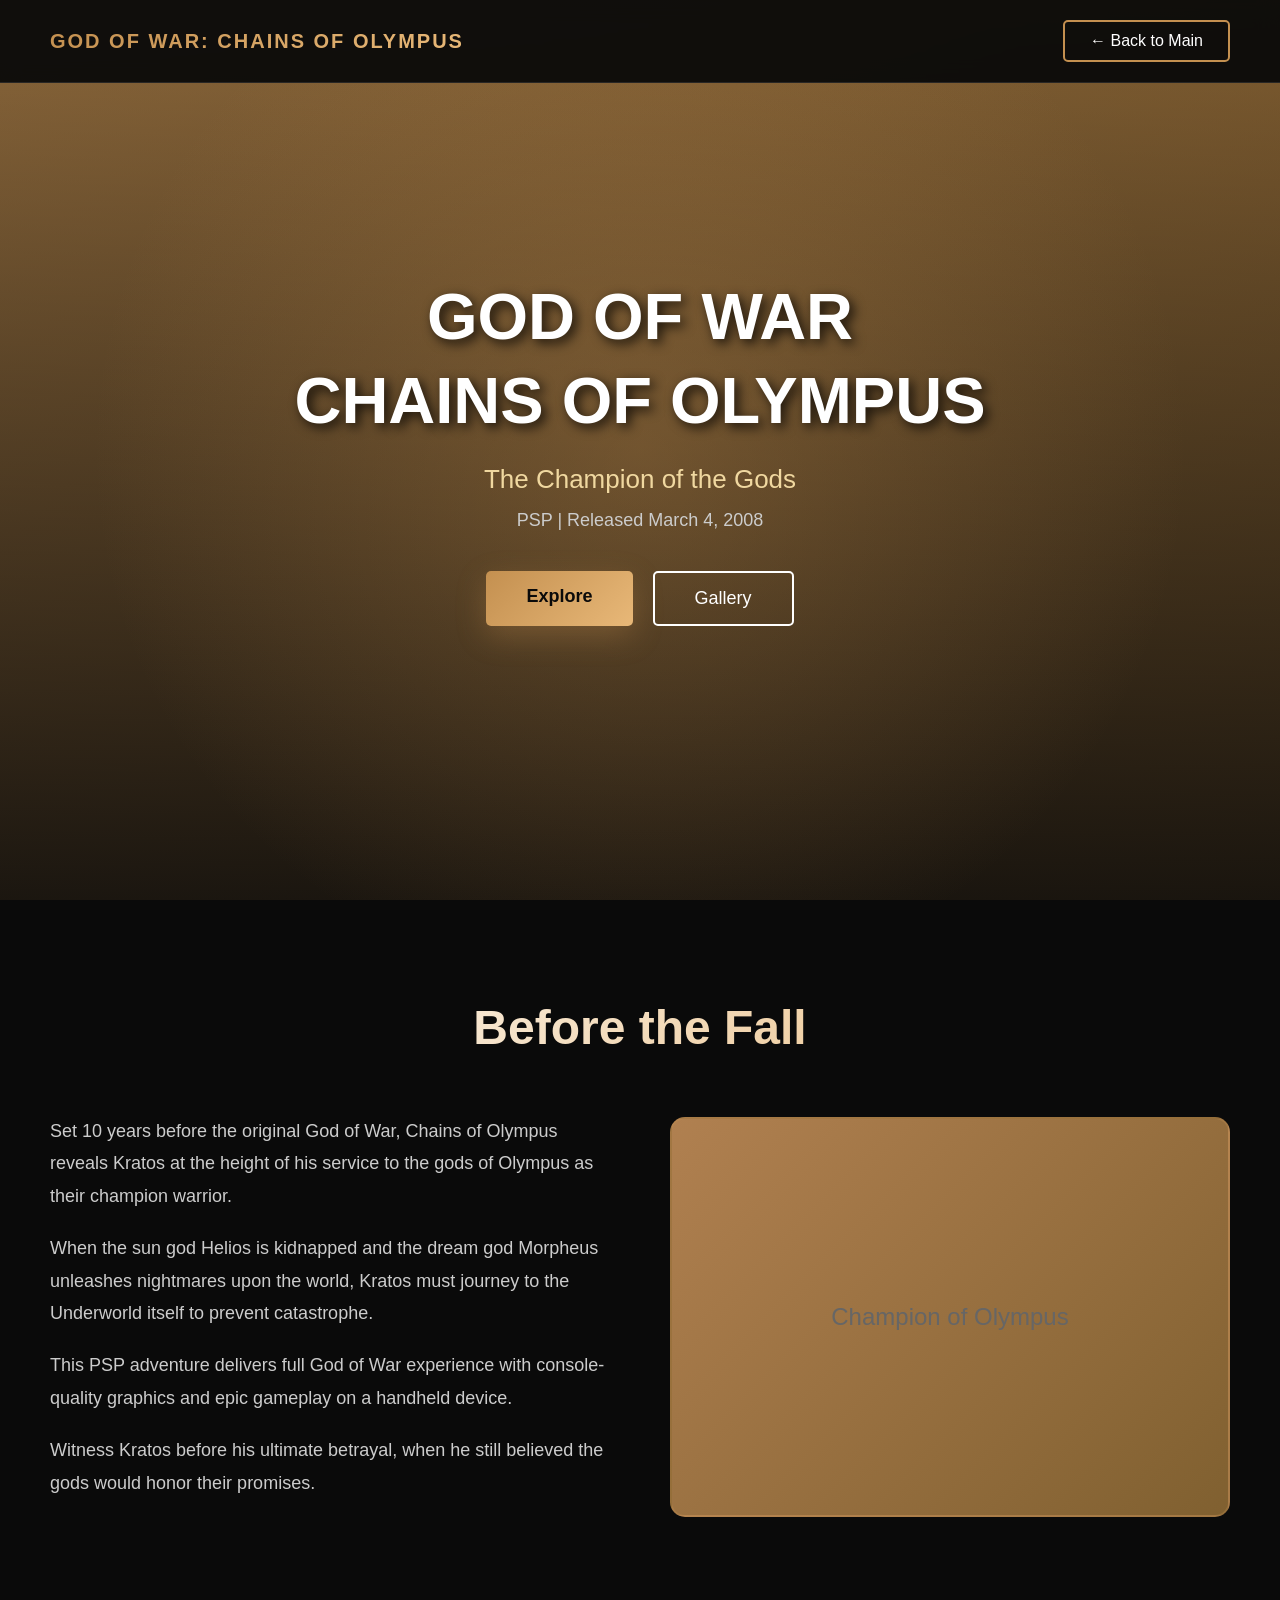
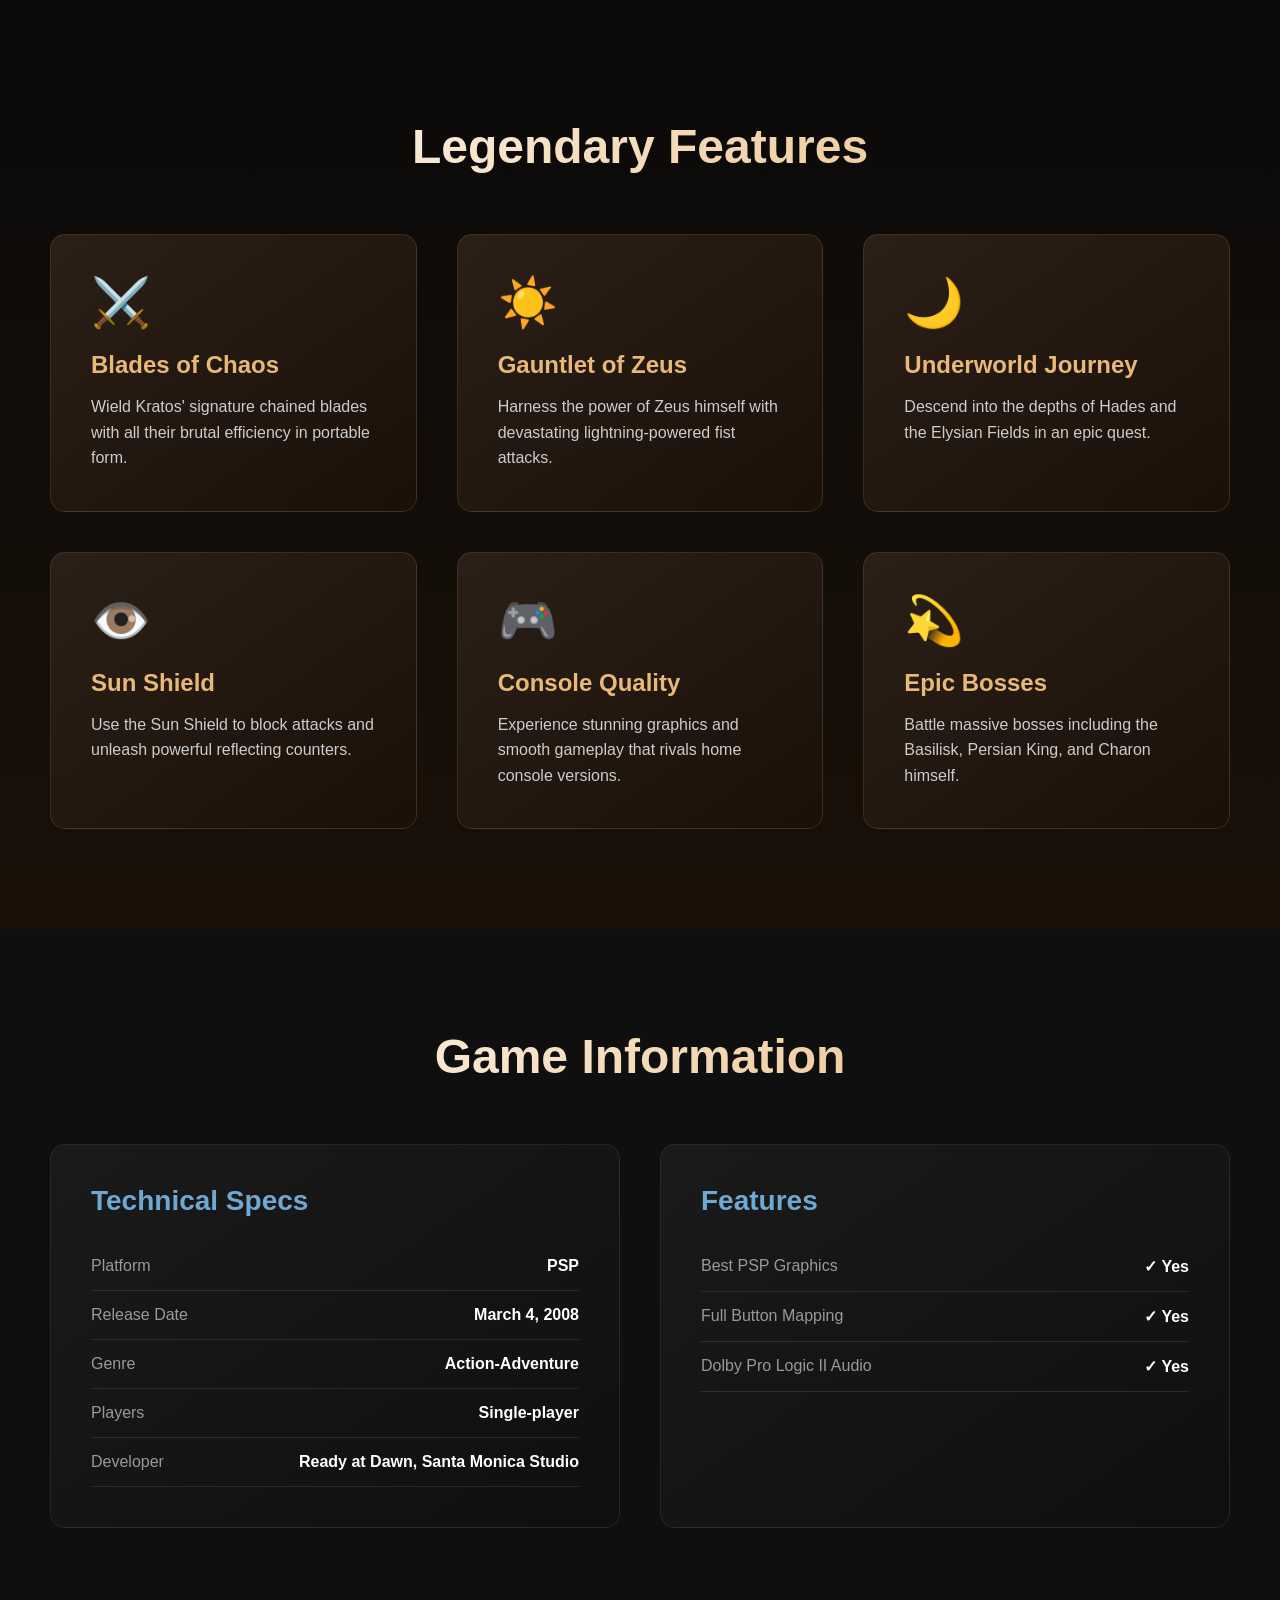
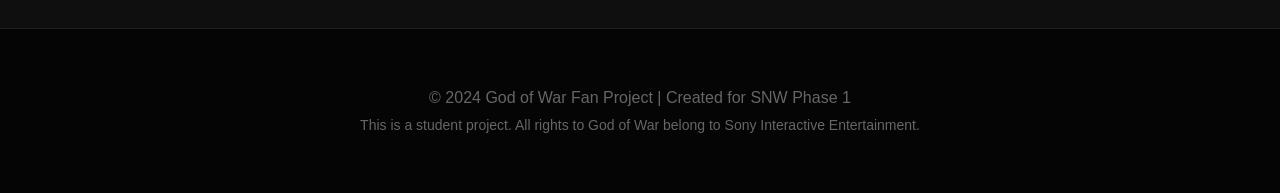
<file: gow-chains-page.html>
<!DOCTYPE html>
<html lang="en">
<head>
    <meta charset="UTF-8">
    <meta name="viewport" content="width=device-width, initial-scale=1.0">
    <link href="https://fonts.cdnfonts.com/css/godofwar?styles=31391" rel="stylesheet">
    <title>God of War: Chains of Olympus</title>
    <link rel="stylesheet" href="gow-chains-page.css">
</head>
<body>
    <nav>
        <div class="nav-container">
            <div class="logo">GOD OF WAR: CHAINS OF OLYMPUS</div>
            <a href="index.html" class="back-btn">← Back to Main</a>
        </div>
    </nav>
    <section class="hero">
        <div class="hero-content">
            <h1 class="game-logo">GOD OF WAR<br>CHAINS OF OLYMPUS</h1>
            <p class="subtitle">The Champion of the Gods</p>
            <p class="release-info">PSP | Released March 4, 2008</p>
            <div class="cta-buttons">
                <a href="#overview" class="btn btn-primary">Explore</a>
                <a href="#" class="btn btn-secondary">Gallery</a>
            </div>
        </div>
    </section>
    <section id="overview" class="overview">
        <h2 class="section-title">Before the Fall</h2>
        <div class="overview-content">
            <div class="overview-text">
                <p>Set 10 years before the original God of War, Chains of Olympus reveals Kratos at the height of his service to the gods of Olympus as their champion warrior.</p>
                <p>When the sun god Helios is kidnapped and the dream god Morpheus unleashes nightmares upon the world, Kratos must journey to the Underworld itself to prevent catastrophe.</p>
                <p>This PSP adventure delivers full God of War experience with console-quality graphics and epic gameplay on a handheld device.</p>
                <p>Witness Kratos before his ultimate betrayal, when he still believed the gods would honor their promises.</p>
            </div>
            <div class="overview-image"><span>Champion of Olympus</span></div>
        </div>
    </section>
    <section class="features">
        <div class="features-container">
            <h2 class="section-title">Legendary Features</h2>
            <div class="features-grid">
                <div class="feature-card">
                    <div class="feature-icon">⚔️</div>
                    <h3 class="feature-title">Blades of Chaos</h3>
                    <p class="feature-description">Wield Kratos' signature chained blades with all their brutal efficiency in portable form.</p>
                </div>
                <div class="feature-card">
                    <div class="feature-icon">☀️</div>
                    <h3 class="feature-title">Gauntlet of Zeus</h3>
                    <p class="feature-description">Harness the power of Zeus himself with devastating lightning-powered fist attacks.</p>
                </div>
                <div class="feature-card">
                    <div class="feature-icon">🌙</div>
                    <h3 class="feature-title">Underworld Journey</h3>
                    <p class="feature-description">Descend into the depths of Hades and the Elysian Fields in an epic quest.</p>
                </div>
                <div class="feature-card">
                    <div class="feature-icon">👁️</div>
                    <h3 class="feature-title">Sun Shield</h3>
                    <p class="feature-description">Use the Sun Shield to block attacks and unleash powerful reflecting counters.</p>
                </div>
                <div class="feature-card">
                    <div class="feature-icon">🎮</div>
                    <h3 class="feature-title">Console Quality</h3>
                    <p class="feature-description">Experience stunning graphics and smooth gameplay that rivals home console versions.</p>
                </div>
                <div class="feature-card">
                    <div class="feature-icon">💫</div>
                    <h3 class="feature-title">Epic Bosses</h3>
                    <p class="feature-description">Battle massive bosses including the Basilisk, Persian King, and Charon himself.</p>
                </div>
            </div>
        </div>
    </section>

    <section class="specs">
        <div class="specs-container">
            <h2 class="section-title">Game Information</h2>
            <div class="specs-grid">
                <div class="spec-box">
                    <h3>Technical Specs</h3>
                    <div class="spec-item">
                        <span class="spec-label">Platform</span>
                        <span class="spec-value">PSP</span>
                    </div>
                    <div class="spec-item">
                        <span class="spec-label">Release Date</span>
                        <span class="spec-value">March 4, 2008</span>
                    </div>
                    <div class="spec-item">
                        <span class="spec-label">Genre</span>
                        <span class="spec-value">Action-Adventure</span>
                    </div>
                    <div class="spec-item">
                        <span class="spec-label">Players</span>
                        <span class="spec-value">Single-player</span>
                    </div>
                    <div class="spec-item">
                        <span class="spec-label">Developer</span>
                        <span class="spec-value">Ready at Dawn, Santa Monica Studio</span>
                    </div>
                </div>
                <div class="spec-box">
                    <h3>Features</h3>
                    <div class="spec-item">
                        <span class="spec-label">Best PSP Graphics</span>
                        <span class="spec-value">✓ Yes</span>
                    </div>
                    <div class="spec-item">
                        <span class="spec-label">Full Button Mapping</span>
                        <span class="spec-value">✓ Yes</span>
                    </div>
                    <div class="spec-item">
                        <span class="spec-label">Dolby Pro Logic II Audio</span>
                        <span class="spec-value">✓ Yes</span>
                    </div>
                </div>
            </div>
        </div>
    </section>

    <footer>
        <div class="footer-content">
            <p>© 2024 God of War Fan Project | Created for SNW Phase 1</p>
            <p style="margin-top: 10px; font-size: 14px;">This is a student project. All rights to God of War belong to Sony Interactive Entertainment.</p>
        </div>
    </footer>
</body>
</html>
</file>
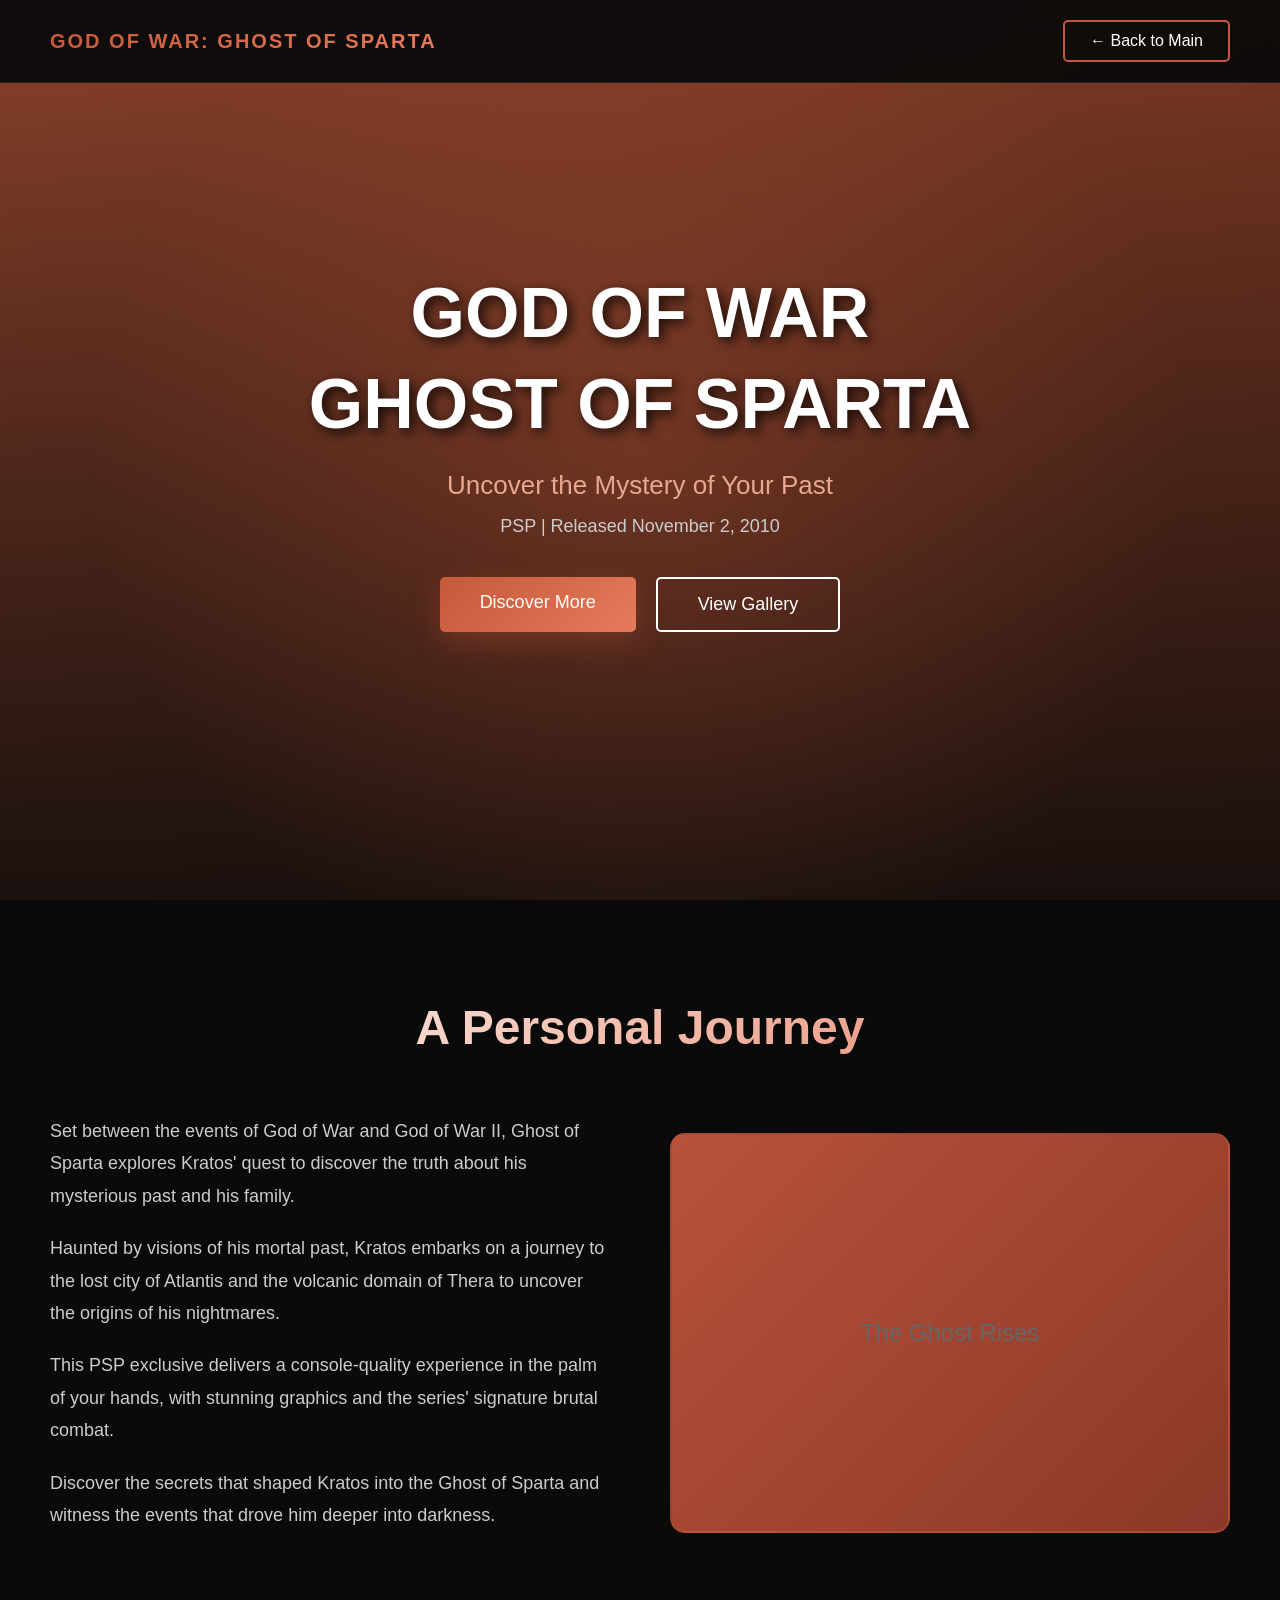
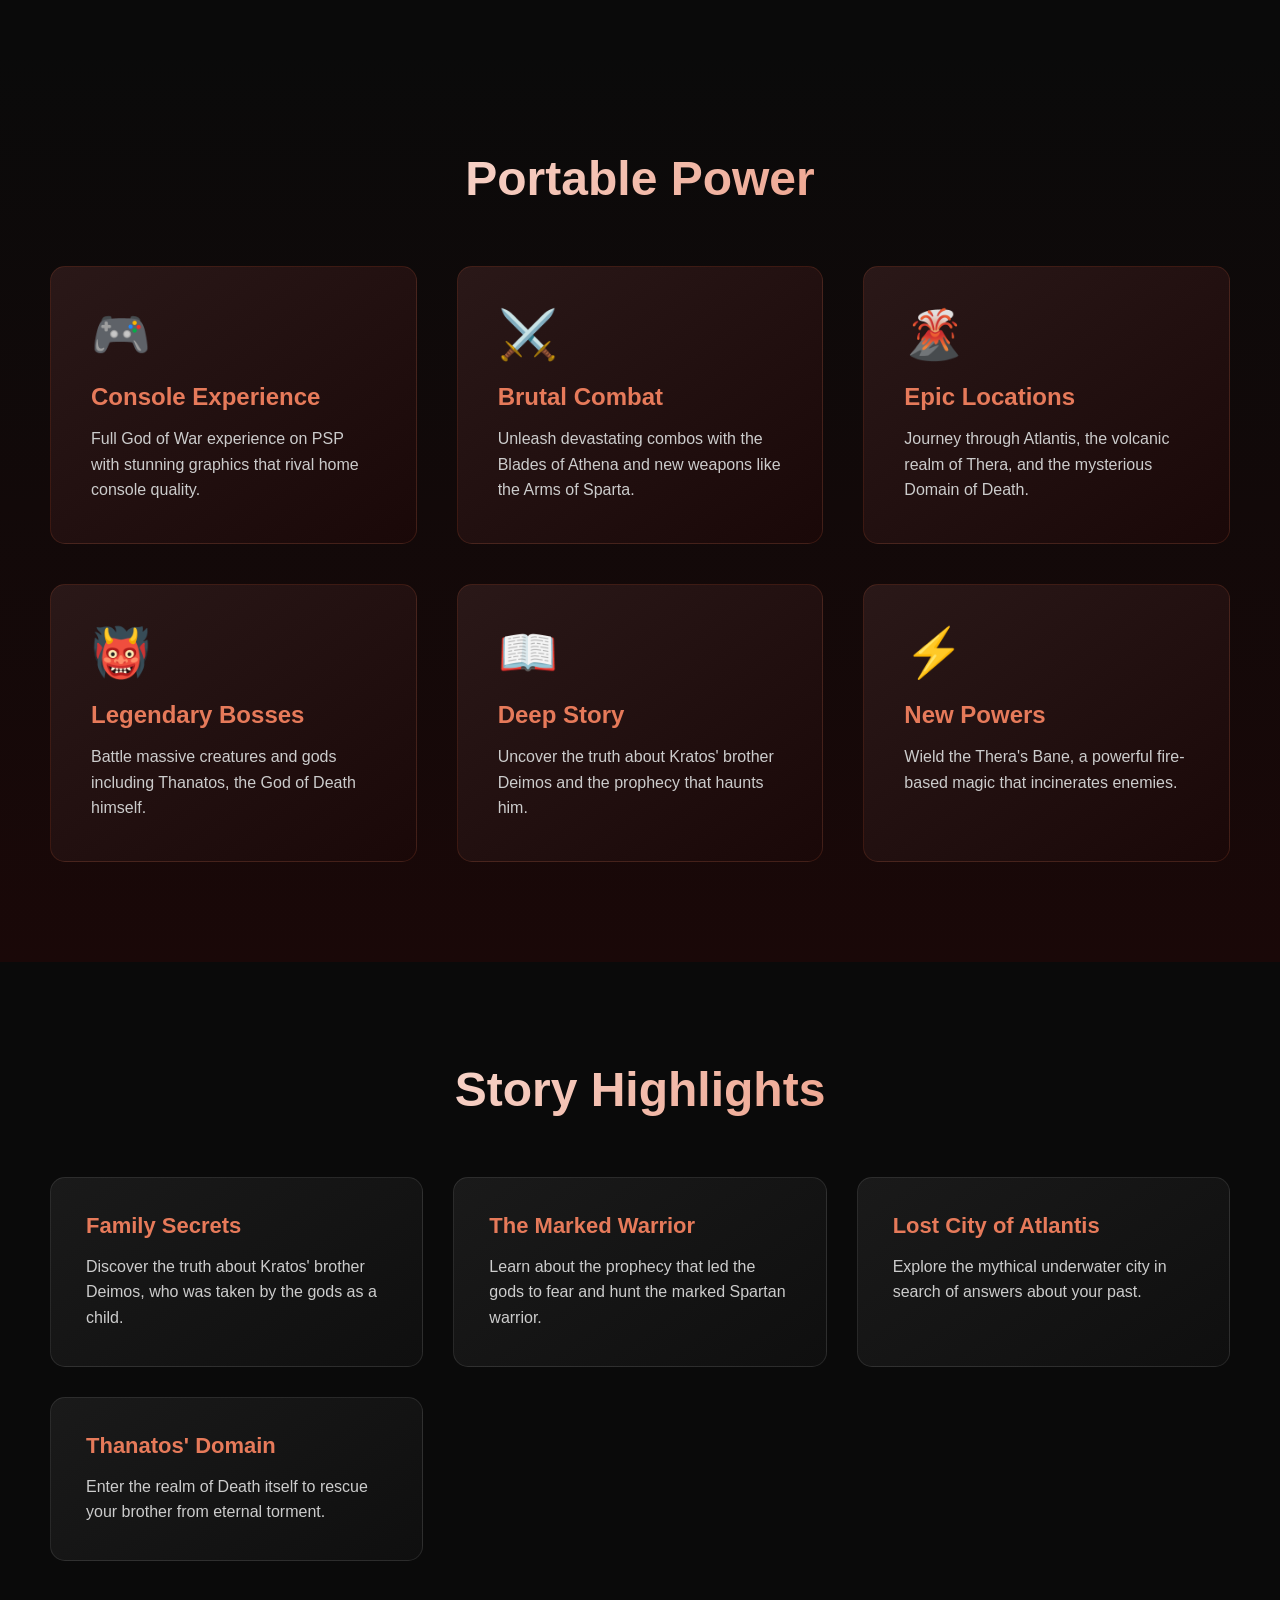
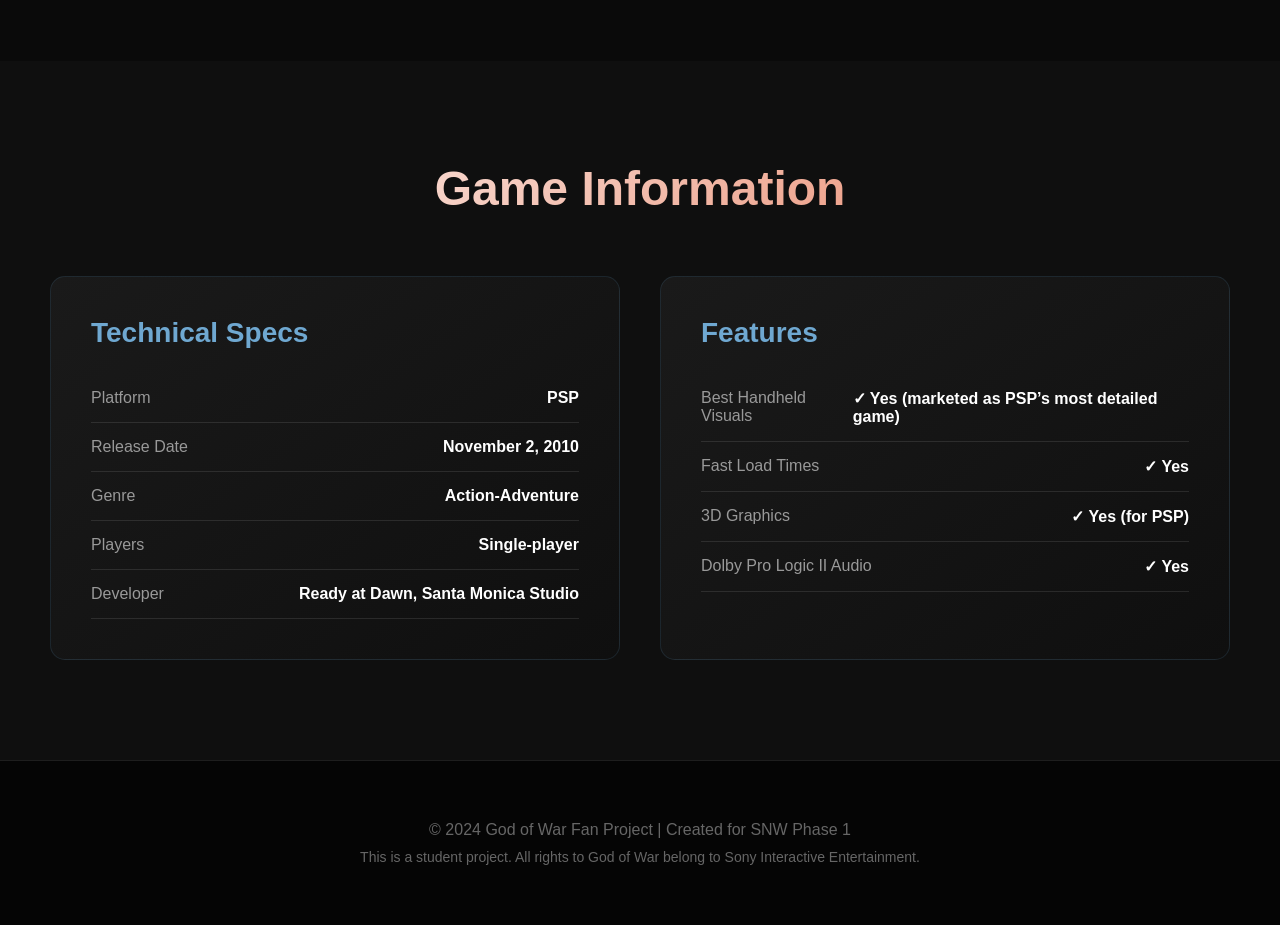
<file: gow-ghost-sparta-page.html>
<!DOCTYPE html>
<html lang="en">
<head>
    <meta charset="UTF-8">
    <meta name="viewport" content="width=device-width, initial-scale=1.0">
    <link href="https://fonts.cdnfonts.com/css/godofwar?styles=31391" rel="stylesheet">
    <title>God of War: Ghost of Sparta</title>
    <link rel="stylesheet" href="gow-ghost-sparta-page.css">
</head>
<body>
    <nav>
        <div class="nav-container">
            <div class="logo">GOD OF WAR: GHOST OF SPARTA</div>
            <a href="index.html" class="back-btn">← Back to Main</a>
        </div>
    </nav>

    <section class="hero">
        <div class="hero-content">
            <h1 class="game-logo">GOD OF WAR<br>GHOST OF SPARTA</h1>
            <p class="subtitle">Uncover the Mystery of Your Past</p>
            <p class="release-info">PSP | Released November 2, 2010</p>
            <div class="cta-buttons">
                <a href="#overview" class="btn btn-primary">Discover More</a>
                <a href="#" class="btn btn-secondary">View Gallery</a>
            </div>
        </div>
    </section>

    <section id="overview" class="overview">
        <h2 class="section-title">A Personal Journey</h2>
        <div class="overview-content">
            <div class="overview-text">
                <p>Set between the events of God of War and God of War II, Ghost of Sparta explores Kratos' quest to discover the truth about his mysterious past and his family.</p>
                <p>Haunted by visions of his mortal past, Kratos embarks on a journey to the lost city of Atlantis and the volcanic domain of Thera to uncover the origins of his nightmares.</p>
                <p>This PSP exclusive delivers a console-quality experience in the palm of your hands, with stunning graphics and the series' signature brutal combat.</p>
                <p>Discover the secrets that shaped Kratos into the Ghost of Sparta and witness the events that drove him deeper into darkness.</p>
            </div>
            <div class="overview-image">
                <span>The Ghost Rises</span>
            </div>
        </div>
    </section>

    <section class="features">
        <div class="features-container">
            <h2 class="section-title">Portable Power</h2>
            <div class="features-grid">
                <div class="feature-card">
                    <div class="feature-icon">🎮</div>
                    <h3 class="feature-title">Console Experience</h3>
                    <p class="feature-description">Full God of War experience on PSP with stunning graphics that rival home console quality.</p>
                </div>
                <div class="feature-card">
                    <div class="feature-icon">⚔️</div>
                    <h3 class="feature-title">Brutal Combat</h3>
                    <p class="feature-description">Unleash devastating combos with the Blades of Athena and new weapons like the Arms of Sparta.</p>
                </div>
                <div class="feature-card">
                    <div class="feature-icon">🌋</div>
                    <h3 class="feature-title">Epic Locations</h3>
                    <p class="feature-description">Journey through Atlantis, the volcanic realm of Thera, and the mysterious Domain of Death.</p>
                </div>
                <div class="feature-card">
                    <div class="feature-icon">👹</div>
                    <h3 class="feature-title">Legendary Bosses</h3>
                    <p class="feature-description">Battle massive creatures and gods including Thanatos, the God of Death himself.</p>
                </div>
                <div class="feature-card">
                    <div class="feature-icon">📖</div>
                    <h3 class="feature-title">Deep Story</h3>
                    <p class="feature-description">Uncover the truth about Kratos' brother Deimos and the prophecy that haunts him.</p>
                </div>
                <div class="feature-card">
                    <div class="feature-icon">⚡</div>
                    <h3 class="feature-title">New Powers</h3>
                    <p class="feature-description">Wield the Thera's Bane, a powerful fire-based magic that incinerates enemies.</p>
                </div>
            </div>
        </div>
    </section>

    <section class="story">
        <h2 class="section-title">Story Highlights</h2>
        <div class="story-grid">
            <div class="story-card">
                <h3>Family Secrets</h3>
                <p>Discover the truth about Kratos' brother Deimos, who was taken by the gods as a child.</p>
            </div>
            <div class="story-card">
                <h3>The Marked Warrior</h3>
                <p>Learn about the prophecy that led the gods to fear and hunt the marked Spartan warrior.</p>
            </div>
            <div class="story-card">
                <h3>Lost City of Atlantis</h3>
                <p>Explore the mythical underwater city in search of answers about your past.</p>
            </div>
            <div class="story-card">
                <h3>Thanatos' Domain</h3>
                <p>Enter the realm of Death itself to rescue your brother from eternal torment.</p>
            </div>
        </div>
    </section>


    <section class="specs">
        <div class="specs-container">
            <h2 class="section-title">Game Information</h2>
            <div class="specs-grid">
                <div class="spec-box">
                    <h3>Technical Specs</h3>
                    <div class="spec-item">
                        <span class="spec-label">Platform</span>
                        <span class="spec-value">PSP</span>
                    </div>
                    <div class="spec-item">
                        <span class="spec-label">Release Date</span>
                        <span class="spec-value">November 2, 2010</span>
                    </div>
                    <div class="spec-item">
                        <span class="spec-label">Genre</span>
                        <span class="spec-value">Action-Adventure</span>
                    </div>
                    <div class="spec-item">
                        <span class="spec-label">Players</span>
                        <span class="spec-value">Single-player</span>
                    </div>
                    <div class="spec-item">
                        <span class="spec-label">Developer</span>
                        <span class="spec-value">Ready at Dawn, Santa Monica Studio</span>
                    </div>
                </div>
                <div class="spec-box">
                    <h3>Features</h3>
                    <div class="spec-item">
                        <span class="spec-label">Best Handheld Visuals</span>
                        <span class="spec-value">✓ Yes (marketed as PSP’s most detailed game)</span>
                    </div>
                    <div class="spec-item">
                        <span class="spec-label">Fast Load Times</span>
                        <span class="spec-value">✓ Yes</span>
                    </div>
                    <div class="spec-item">
                        <span class="spec-label">3D Graphics</span>
                        <span class="spec-value">✓ 	Yes (for PSP)</span>
                    </div>
                    <div class="spec-item">
                        <span class="spec-label">Dolby Pro Logic II Audio</span>
                        <span class="spec-value">✓ Yes</span>
                    </div>
                </div>
            </div>
        </div>
    </section>

    <footer>
        <div class="footer-content">
            <p>© 2024 God of War Fan Project | Created for SNW Phase 1</p>
            <p style="margin-top: 10px; font-size: 14px;">This is a student project. All rights to God of War belong to Sony Interactive Entertainment.</p>
        </div>
    </footer>
</body>
</html>
</file>
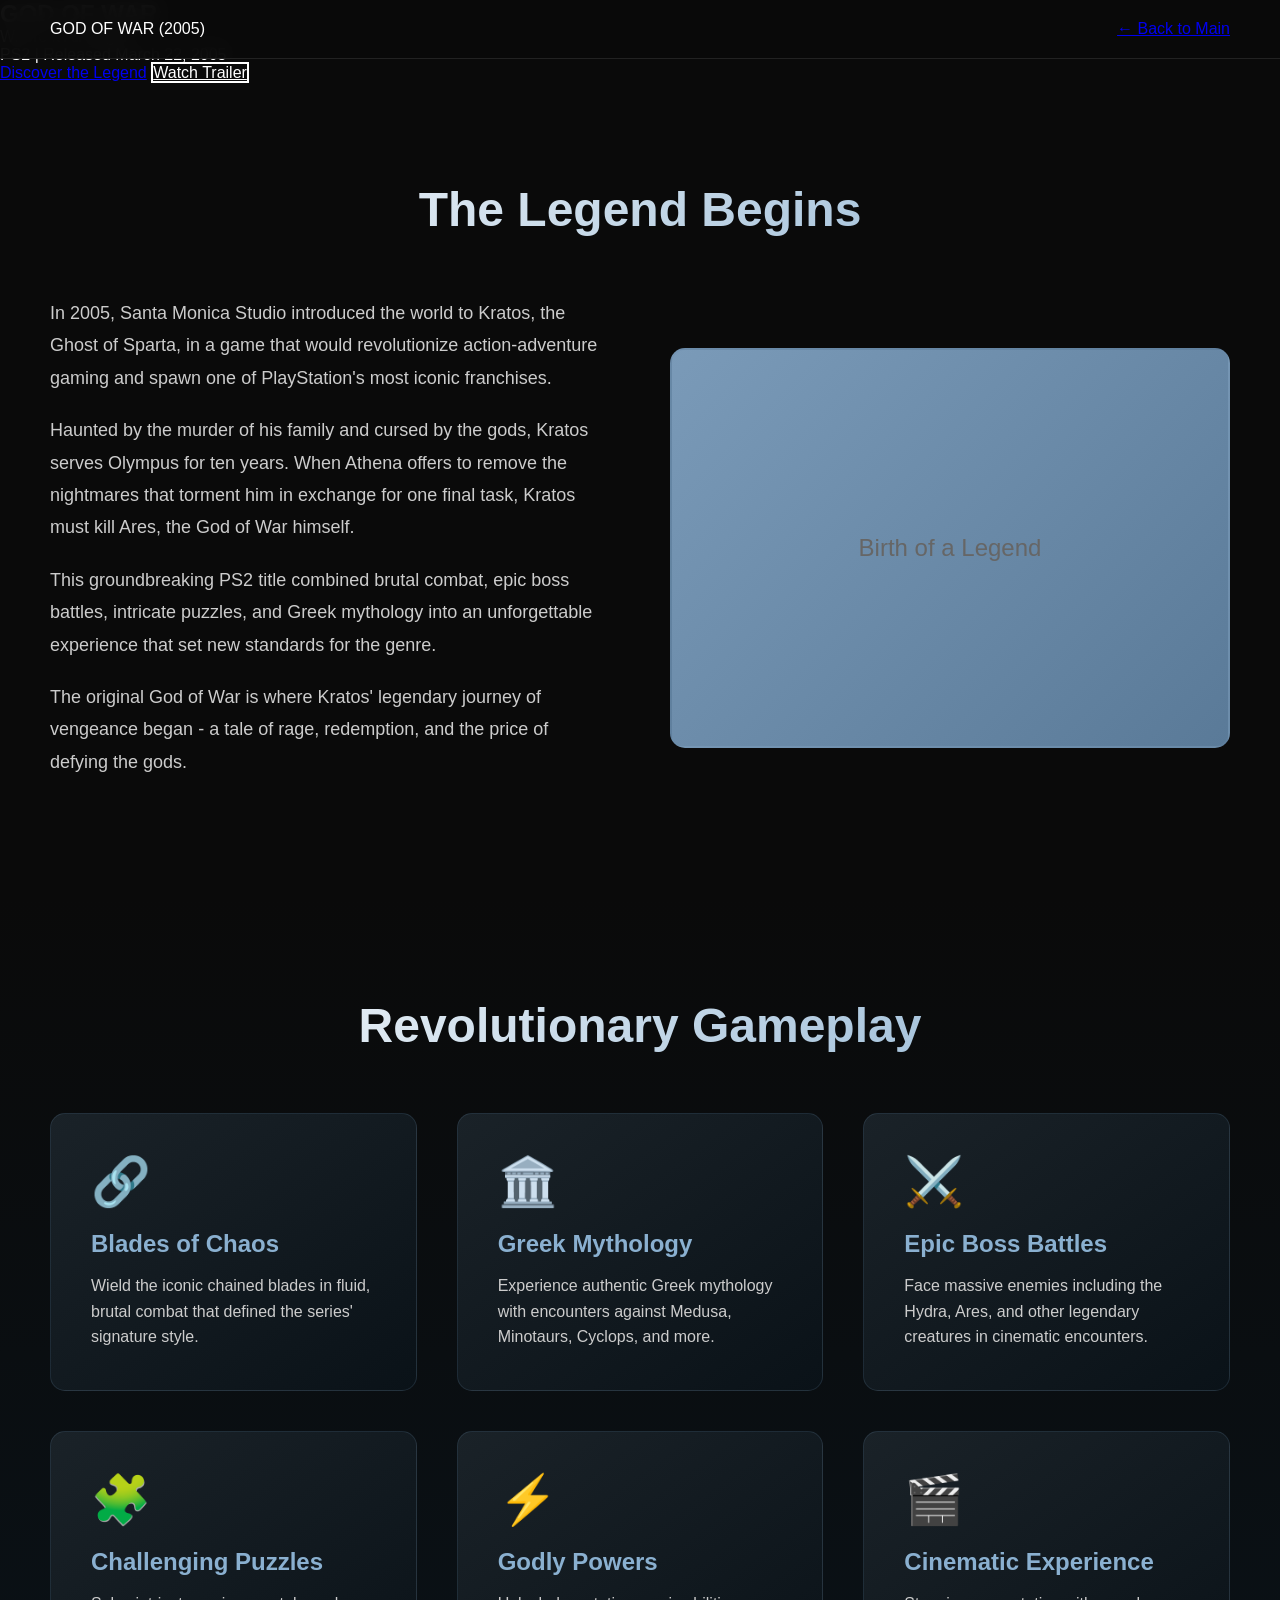
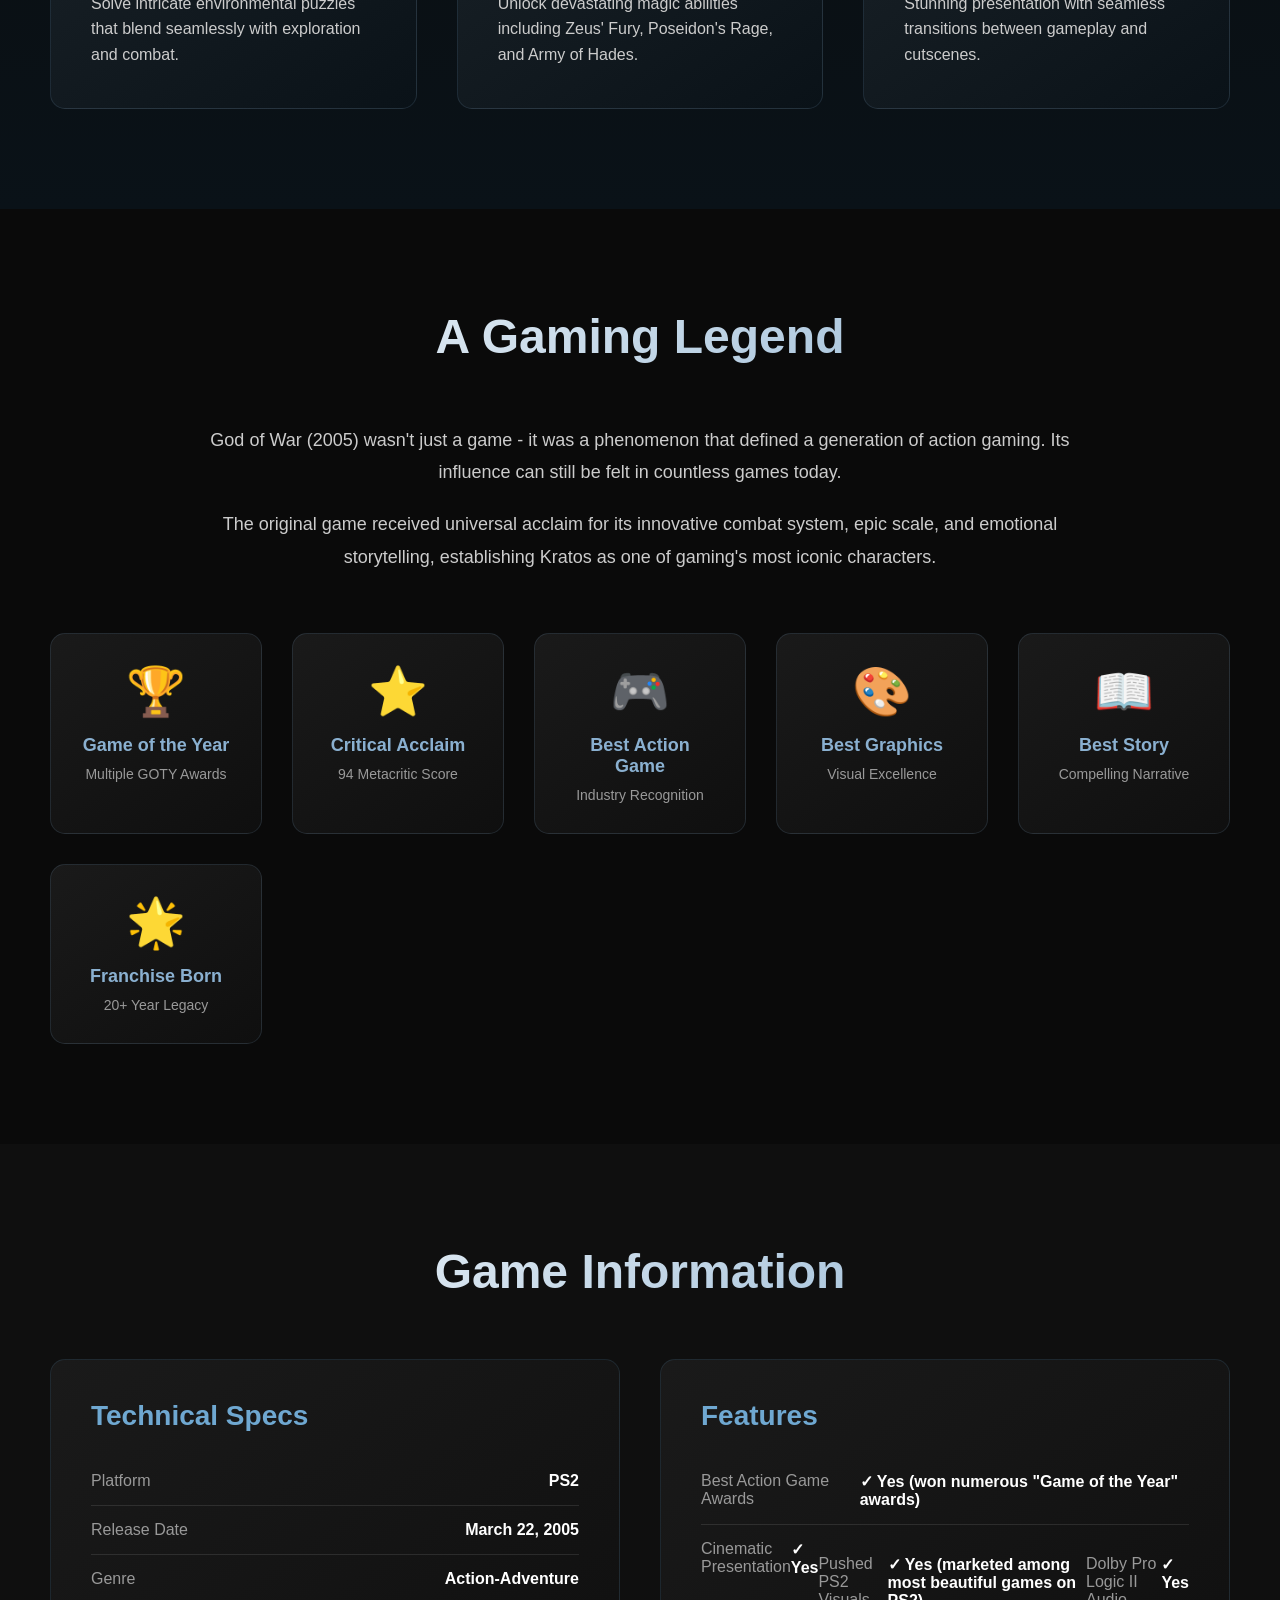
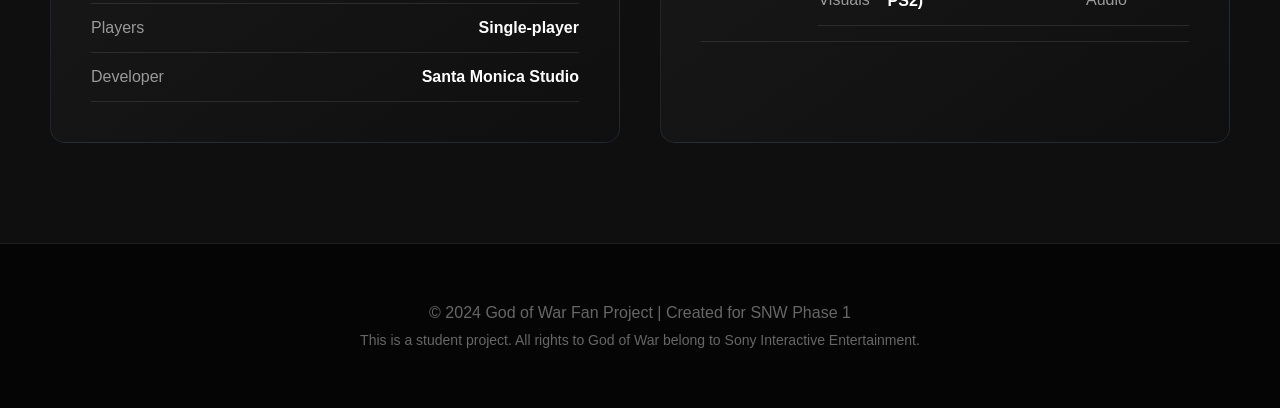
<file: gow-original-page.html>
<!DOCTYPE html>
<html lang="en">
<head>
    <meta charset="UTF-8">
    <meta name="viewport" content="width=device-width, initial-scale=1.0">
    <link href="https://fonts.cdnfonts.com/css/godofwar?styles=31391" rel="stylesheet">
    <title>God of War (2005)</title>
    <link rel="stylesheet" href="gow-original-page.css">
</head>
<body>
    <nav>
        <div class="nav-container">
            <div class="logo">GOD OF WAR (2005)</div>
            <a href="index.html" class="back-btn">← Back to Main</a>
        </div>
    </nav>

    <section class="hero">
        <div class="hero-content">
            <h1 class="game-logo">GOD OF WAR</h1>
            <p class="subtitle">Where It All Began</p>
            <p class="release-info">PS2 | Released March 22, 2005</p>
            <div class="cta-buttons">
                <a href="#overview" class="btn btn-primary">Discover the Legend</a>
                <a href="#" class="btn btn-secondary">Watch Trailer</a>
            </div>
        </div>
    </section>

    <section id="overview" class="overview">
        <h2 class="section-title">The Legend Begins</h2>
        <div class="overview-content">
            <div class="overview-text">
                <p>In 2005, Santa Monica Studio introduced the world to Kratos, the Ghost of Sparta, in a game that would revolutionize action-adventure gaming and spawn one of PlayStation's most iconic franchises.</p>
                <p>Haunted by the murder of his family and cursed by the gods, Kratos serves Olympus for ten years. When Athena offers to remove the nightmares that torment him in exchange for one final task, Kratos must kill Ares, the God of War himself.</p>
                <p>This groundbreaking PS2 title combined brutal combat, epic boss battles, intricate puzzles, and Greek mythology into an unforgettable experience that set new standards for the genre.</p>
                <p>The original God of War is where Kratos' legendary journey of vengeance began - a tale of rage, redemption, and the price of defying the gods.</p>
            </div>
            <div class="overview-image">
                <span>Birth of a Legend</span>
            </div>
        </div>
    </section>

    <section class="features">
        <div class="features-container">
            <h2 class="section-title">Revolutionary Gameplay</h2>
            <div class="features-grid">
                <div class="feature-card">
                    <div class="feature-icon">🔗</div>
                    <h3 class="feature-title">Blades of Chaos</h3>
                    <p class="feature-description">Wield the iconic chained blades in fluid, brutal combat that defined the series' signature style.</p>
                </div>
                <div class="feature-card">
                    <div class="feature-icon">🏛️</div>
                    <h3 class="feature-title">Greek Mythology</h3>
                    <p class="feature-description">Experience authentic Greek mythology with encounters against Medusa, Minotaurs, Cyclops, and more.</p>
                </div>
                <div class="feature-card">
                    <div class="feature-icon">⚔️</div>
                    <h3 class="feature-title">Epic Boss Battles</h3>
                    <p class="feature-description">Face massive enemies including the Hydra, Ares, and other legendary creatures in cinematic encounters.</p>
                </div>
                <div class="feature-card">
                    <div class="feature-icon">🧩</div>
                    <h3 class="feature-title">Challenging Puzzles</h3>
                    <p class="feature-description">Solve intricate environmental puzzles that blend seamlessly with exploration and combat.</p>
                </div>
                <div class="feature-card">
                    <div class="feature-icon">⚡</div>
                    <h3 class="feature-title">Godly Powers</h3>
                    <p class="feature-description">Unlock devastating magic abilities including Zeus' Fury, Poseidon's Rage, and Army of Hades.</p>
                </div>
                <div class="feature-card">
                    <div class="feature-icon">🎬</div>
                    <h3 class="feature-title">Cinematic Experience</h3>
                    <p class="feature-description">Stunning presentation with seamless transitions between gameplay and cutscenes.</p>
                </div>
            </div>
        </div>
    </section>

    <section class="legacy">
        <h2 class="section-title">A Gaming Legend</h2>
        <div class="legacy-content">
            <p>God of War (2005) wasn't just a game - it was a phenomenon that defined a generation of action gaming. Its influence can still be felt in countless games today.</p>
            <p>The original game received universal acclaim for its innovative combat system, epic scale, and emotional storytelling, establishing Kratos as one of gaming's most iconic characters.</p>
        </div>
        <div class="awards-grid">
            <div class="award-card">
                <div class="award-icon">🏆</div>
                <h3 class="award-title">Game of the Year</h3>
                <p class="award-desc">Multiple GOTY Awards</p>
            </div>
            <div class="award-card">
                <div class="award-icon">⭐</div>
                <h3 class="award-title">Critical Acclaim</h3>
                <p class="award-desc">94 Metacritic Score</p>
            </div>
            <div class="award-card">
                <div class="award-icon">🎮</div>
                <h3 class="award-title">Best Action Game</h3>
                <p class="award-desc">Industry Recognition</p>
            </div>
            <div class="award-card">
                <div class="award-icon">🎨</div>
                <h3 class="award-title">Best Graphics</h3>
                <p class="award-desc">Visual Excellence</p>
            </div>
            <div class="award-card">
                <div class="award-icon">📖</div>
                <h3 class="award-title">Best Story</h3>
                <p class="award-desc">Compelling Narrative</p>
            </div>
            <div class="award-card">
                <div class="award-icon">🌟</div>
                <h3 class="award-title">Franchise Born</h3>
                <p class="award-desc">20+ Year Legacy</p>
            </div>
        </div>
    </section>

    <section class="specs">
        <div class="specs-container">
            <h2 class="section-title">Game Information</h2>
            <div class="specs-grid">
                <div class="spec-box">
                    <h3>Technical Specs</h3>
                    <div class="spec-item">
                        <span class="spec-label">Platform</span>
                        <span class="spec-value">PS2</span>
                    </div>
                    <div class="spec-item">
                        <span class="spec-label">Release Date</span>
                        <span class="spec-value">March 22, 2005</span>
                    </div>
                    <div class="spec-item">
                        <span class="spec-label">Genre</span>
                        <span class="spec-value">Action-Adventure</span>
                    </div>
                    <div class="spec-item">
                        <span class="spec-label">Players</span>
                        <span class="spec-value">Single-player</span>
                    </div>
                    <div class="spec-item">
                        <span class="spec-label">Developer</span>
                        <span class="spec-value">Santa Monica Studio</span>
                    </div>
                </div>
                <div class="spec-box">
                    <h3>Features</h3>
                    <div class="spec-item">
                        <span class="spec-label">Best Action Game Awards</span>
                        <span class="spec-value">✓ Yes (won numerous "Game of the Year" awards)</span>
                    </div>
                    <div class="spec-item">
                        <span class="spec-label">Cinematic Presentation</span>
                        <span class="spec-value">✓ Yes</span>
                    <div class="spec-item">
                        <span class="spec-label">Pushed PS2 Visuals</span>
                        <span class="spec-value">✓ Yes (marketed among most beautiful games on PS2)</span>
                    </div>
                    <div class="spec-item">
                        <span class="spec-label">Dolby Pro Logic II Audio</span>
                        <span class="spec-value">✓ Yes</span>
                    </div>
                </div>
            </div>
        </div>
    </section>

    <footer>
        <div class="footer-content">
            <p>© 2024 God of War Fan Project | Created for SNW Phase 1</p>
            <p style="margin-top: 10px; font-size: 14px;">This is a student project. All rights to God of War belong to Sony Interactive Entertainment.</p>
        </div>
    </footer>
</body>
</html>
</file>
<file: gow-2-page.html.css>
/* Base Styles */
        * { 
            margin: 0; 
            padding: 0; 
            box-sizing: border-box; 
        }

        body { 
            font-family: sans-serif; 
            background-color: #0a0a0a; 
            color: #fff; 
            overflow-x: hidden; 
        }

        /* Navigation */
        nav { 
            position: fixed; 
            top: 0; 
            width: 100%; 
            background: rgba(10, 10, 10, 0.95); 
            backdrop-filter: blur(10px); 
            padding: 20px 50px; 
            z-index: 1000; 
            border-bottom: 1px solid rgba(255, 255, 255, 0.1); 
        }

        .nav-container { 
            display: flex; 
            justify-content: space-between; 
            align-items: center; 
            max-width: 1400px; 
            margin: 0 auto; 
        }

        .logo { 
            font-size: 24px; 
            font-weight: bold; 
            background: linear-gradient(135deg, #7a5a4a, #a88070); 
            -webkit-background-clip: text; 
            -webkit-text-fill-color: transparent; 
            letter-spacing: 2px; 
            font-family: 'GodOfWar',arial;
        }

        .back-btn { 
            color: #fff; 
            text-decoration: none; 
            padding: 10px 25px; 
            border: 2px solid #7a5a4a; 
            border-radius: 5px; 
            transition: all 0.3s ease; 
        }

        .back-btn:hover { 
            background: #7a5a4a; 
            transform: translateY(-2px); 
        }

        /* Hero Section */
        .hero { 
            height: 100vh; 
            background: linear-gradient(180deg, rgba(10,10,10,0.3) 0%, rgba(10,10,10,0.9) 100%), 
                        linear-gradient(135deg, #7a5a4a, #5e4438); 
            display: flex; 
            align-items: center; 
            justify-content: center; 
            position: relative; 
        }

        .hero::before { 
            content: ''; 
            position: absolute; 
            width: 100%; 
            height: 100%; 
            background: radial-gradient(circle at 50% 50%, rgba(122, 90, 74, 0.3) 0%, transparent 70%); 
            animation: pulse 4s ease-in-out infinite; 
        }

        /* Animations */
        @keyframes pulse { 
            0%, 100% { opacity: 0.5; } 
            50% { opacity: 1; } 
        }

        @keyframes slideDown { 
            from { opacity: 0; transform: translateY(-50px); } 
            to { opacity: 1; transform: translateY(0); } 
        }

        @keyframes fadeIn { 
            from { opacity: 0; } 
            to { opacity: 1; } 
        }

        @keyframes slideUp { 
            from { opacity: 0; transform: translateY(50px); } 
            to { opacity: 1; transform: translateY(0); } 
        }

        /* Hero Content */
        .hero-content { 
            text-align: center; 
            z-index: 1; 
            max-width: 900px; 
            padding: 0 20px; 
        }

        .game-logo { 
            font-size: 90px; 
            font-weight: bold; 
            margin-bottom: 20px; 
            animation: slideDown 1s ease-out; 
            text-shadow: 4px 4px 12px rgba(0, 0, 0, 0.8); 
            font-family: 'GodOfWar',arial;
        }

        .subtitle { 
            font-size: 28px; 
            margin-bottom: 15px; 
            color: #d0b8a8; 
            animation: fadeIn 1.5s ease-out; 
        }

        .release-info { 
            font-size: 18px; 
            color: #ccc; 
            margin-bottom: 40px; 
            animation: fadeIn 2s ease-out; 
        }

        /* Buttons */
        .cta-buttons { 
            display: flex; 
            gap: 20px; 
            justify-content: center; 
            animation: slideUp 1.5s ease-out; 
        }

        .btn { 
            padding: 15px 40px; 
            font-size: 18px; 
            border: none; 
            border-radius: 5px; 
            cursor: pointer; 
            transition: all 0.3s ease; 
            text-decoration: none; 
            display: inline-block; 
        }

        .btn-primary { 
            background: linear-gradient(135deg, #7a5a4a, #a88070); 
            color: #fff; 
            box-shadow: 0 10px 30px rgba(122, 90, 74, 0.3); 
        }

        .btn-primary:hover { 
            transform: translateY(-3px); 
            box-shadow: 0 15px 40px rgba(122, 90, 74, 0.5); 
        }

        .btn-secondary { 
            background: transparent; 
            color: #fff; 
            border: 2px solid #fff; 
        }

        .btn-secondary:hover { 
            background: #fff; 
            color: #0a0a0a; 
            transform: translateY(-3px); 
        }

        /* Content Sections */
        .overview { 
            padding: 100px 50px; 
            max-width: 1400px; 
            margin: 0 auto; 
        }

        .section-title { 
            font-family: 'GodOfWar', sans-serif;
            text-align: center; 
            font-size: 48px; 
            margin-bottom: 60px; 
            background: linear-gradient(135deg, #fff, #a88070); 
            -webkit-background-clip: text; 
            -webkit-text-fill-color: transparent; 
            font-family: 'GodOfWar',arial;
        }

        /* Grid Layouts */
        .overview-content { 
            display: grid; 
            grid-template-columns: 1fr 1fr; 
            gap: 60px; 
            align-items: center; 
        }

        .overview-text { 
            font-size: 18px; 
            line-height: 1.8; 
            color: #ccc; 
        }

        .overview-text p { 
            margin-bottom: 20px; 
        }

        .overview-image { 
            width: 100%; 
            height: 400px; 
            background: linear-gradient(135deg, #6a4a3a, #4a3028); 
            border-radius: 15px; 
            display: flex; 
            align-items: center; 
            justify-content: center; 
            font-size: 24px; 
            color: #666; 
            border: 2px solid rgba(122, 90, 74, 0.3); 
        }

        /* Features Section */
        .features { 
            padding: 100px 50px; 
            background: linear-gradient(180deg, #0a0a0a 0%, #150c08 100%); 
        }

        .features-container { 
            max-width: 1400px; 
            margin: 0 auto; 
        }

        .features-grid { 
            display: grid; 
            grid-template-columns: repeat(auto-fit, minmax(300px, 1fr)); 
            gap: 40px; 
            margin-top: 60px; 
        }

        .feature-card { 
            background: linear-gradient(145deg, #251c18, #150c08); 
            padding: 40px; 
            border-radius: 15px; 
            border: 1px solid rgba(122, 90, 74, 0.2); 
            transition: all 0.3s ease; 
        }

        .feature-card:hover { 
            transform: translateY(-10px); 
            border-color: rgba(122, 90, 74, 0.5); 
            box-shadow: 0 20px 40px rgba(122, 90, 74, 0.2); 
        }

        /* Titans Section */
        .titans { 
            padding: 100px 50px; 
            max-width: 1400px; 
            margin: 0 auto; 
        }

        .titans-grid { 
            display: grid; 
            grid-template-columns: repeat(auto-fit, minmax(280px, 1fr)); 
            gap: 30px; 
            margin-top: 60px; 
        }

        .titan-card { 
            background: linear-gradient(145deg, #1a1a1a, #0f0f0f); 
            padding: 35px; 
            border-radius: 15px; 
            border: 1px solid rgba(255, 255, 255, 0.1); 
            text-align: center; 
        }

        .titan-card h3 { 
            font-size: 22px; 
            margin-bottom: 15px; 
            color: #a88070; 
        }

        .titan-card p { 
            color: #ccc; 
            line-height: 1.6; 
        }

        /* Footer */
        footer { 
            background: #050505; 
            padding: 50px; 
            text-align: center; 
            border-top: 1px solid rgba(255, 255, 255, 0.1); 
        }

        .footer-content p { 
            color: #666; 
            margin: 10px 0; 
        }
        @media (max-width: 768px) {
            .game-logo { font-size: 52px; }
            .overview-content { grid-template-columns: 1fr; }
            .cta-buttons { flex-direction: column; }
            nav { padding: 20px; }
            .overview, .features, .titans { padding: 60px 20px; }
        }
        /* Specs Section */
        .specs {
            padding: 100px 50px;
            background: #0f0f0f;
        }

        .specs-container {
            max-width: 1400px;
            margin: 0 auto;
        }

        .specs-grid {
            display: grid;
            grid-template-columns: 1fr 1fr;
            gap: 40px;
            margin-top: 60px;
        }

        .spec-box {
            background: linear-gradient(145deg, #1a1a1a, #0f0f0f);
            padding: 40px;
            border-radius: 15px;
            border: 1px solid rgba(74, 124, 158, 0.2);
        }

        .spec-box h3 {
            font-size: 28px;
            margin-bottom: 25px;
            color: #6fa8d1;
        }

        .spec-item {
            display: flex;
            justify-content: space-between;
            padding: 15px 0;
            border-bottom: 1px solid rgba(255, 255, 255, 0.1);
        }

        .spec-label {
            color: #999;
        }

        .spec-value {
            color: #fff;
            font-weight: bold;
        }
</file>
<file: gow-3-page.css>
* { margin: 0; padding: 0; box-sizing: border-box; }

        body {
            font-family: sans-serif;
            background-color: #0a0a0a;
            color: #fff;
            overflow-x: hidden;
        }

        nav {
            position: fixed;
            top: 0;
            width: 100%;
            background: rgba(10, 10, 10, 0.95);
            backdrop-filter: blur(10px);
            padding: 20px 50px;
            z-index: 1000;
            border-bottom: 1px solid rgba(255, 255, 255, 0.1);
        }

        .nav-container {
            display: flex;
            justify-content: space-between;
            align-items: center;
            max-width: 1400px;
            margin: 0 auto;
        }

        .logo {
            font-size: 24px;
            font-weight: bold;
            background: linear-gradient(135deg, #8a3a3a, #c05a5a);
            -webkit-background-clip: text;
            -webkit-text-fill-color: transparent;
            letter-spacing: 2px;
            font-family: 'GodOfWar',arial;
        }

        .back-btn {
            color: #fff;
            text-decoration: none;
            padding: 10px 25px;
            border: 2px solid #8a3a3a;
            border-radius: 5px;
            transition: all 0.3s ease;
        }

        .back-btn:hover {
            background: #8a3a3a;
            transform: translateY(-2px);
        }

        .hero {
            height: 100vh;
            background: linear-gradient(180deg, rgba(10,10,10,0.3) 0%, rgba(10,10,10,0.9) 100%),
                        linear-gradient(135deg, #8a3a3a, #6e2828);
            display: flex;
            align-items: center;
            justify-content: center;
            position: relative;
        }

        .hero::before {
            content: '';
            position: absolute;
            width: 100%;
            height: 100%;
            background: radial-gradient(circle at 50% 50%, rgba(138, 58, 58, 0.4) 0%, transparent 70%);
            animation: pulse 4s ease-in-out infinite;
        }

        @keyframes pulse {
            0%, 100% { opacity: 0.5; }
            50% { opacity: 1; }
        }

        .hero-content {
            text-align: center;
            z-index: 1;
            max-width: 900px;
            padding: 0 20px;
        }

        .game-logo {
            font-size: 90px;
            font-weight: bold;
            margin-bottom: 20px;
            animation: slideDown 1s ease-out;
            text-shadow: 4px 4px 12px rgba(0, 0, 0, 0.8);
            font-family: 'GodOfWar',arial;
        }

        .subtitle {
            font-size: 28px;
            margin-bottom: 15px;
            color: #e8a0a0;
            animation: fadeIn 1.5s ease-out;
        }

        .release-info {
            font-size: 18px;
            color: #ccc;
            margin-bottom: 40px;
            animation: fadeIn 2s ease-out;
        }

        @keyframes slideDown {
            from { opacity: 0; transform: translateY(-50px); }
            to { opacity: 1; transform: translateY(0); }
        }

        @keyframes fadeIn {
            from { opacity: 0; }
            to { opacity: 1; }
        }

        .cta-buttons {
            display: flex;
            gap: 20px;
            justify-content: center;
            animation: slideUp 1.5s ease-out;
        }

        @keyframes slideUp {
            from { opacity: 0; transform: translateY(50px); }
            to { opacity: 1; transform: translateY(0); }
        }

        .btn {
            padding: 15px 40px;
            font-size: 18px;
            border: none;
            border-radius: 5px;
            cursor: pointer;
            transition: all 0.3s ease;
            text-decoration: none;
            display: inline-block;
        }

        .btn-primary {
            background: linear-gradient(135deg, #8a3a3a, #c05a5a);
            color: #fff;
            box-shadow: 0 10px 30px rgba(138, 58, 58, 0.3);
        }

        .btn-primary:hover {
            transform: translateY(-3px);
            box-shadow: 0 15px 40px rgba(138, 58, 58, 0.5);
        }

        .btn-secondary {
            background: transparent;
            color: #fff;
            border: 2px solid #fff;
        }

        .btn-secondary:hover {
            background: #fff;
            color: #0a0a0a;
            transform: translateY(-3px);
        }

        .overview {
            padding: 100px 50px;
            max-width: 1400px;
            margin: 0 auto;
        }

        .section-title {
            font-family: 'GodOfWar', sans-serif;
            text-align: center;
            font-size: 48px;
            margin-bottom: 60px;
            background: linear-gradient(135deg, #fff, #c05a5a);
            -webkit-background-clip: text;
            -webkit-text-fill-color: transparent;
        }

        .overview-content {
            display: grid;
            grid-template-columns: 1fr 1fr;
            gap: 60px;
            align-items: center;
        }

        .overview-text {
            font-size: 18px;
            line-height: 1.8;
            color: #ccc;
        }

        .overview-text p {
            margin-bottom: 20px;
        }

        .overview-image {
            width: 100%;
            height: 400px;
            background: linear-gradient(135deg, #a04040, #702828);
            border-radius: 15px;
            display: flex;
            align-items: center;
            justify-content: center;
            font-size: 24px;
            color: #666;
            border: 2px solid rgba(138, 58, 58, 0.3);
        }

        .features {
            padding: 100px 50px;
            background: linear-gradient(180deg, #0a0a0a 0%, #180808 100%);
        }

        .features-container {
            max-width: 1400px;
            margin: 0 auto;
        }

        .features-grid {
            display: grid;
            grid-template-columns: repeat(auto-fit, minmax(300px, 1fr));
            gap: 40px;
            margin-top: 60px;
        }

        .feature-card {
            background: linear-gradient(145deg, #281818, #180808);
            padding: 40px;
            border-radius: 15px;
            border: 1px solid rgba(138, 58, 58, 0.2);
            transition: all 0.3s ease;
        }

        .feature-card:hover {
            transform: translateY(-10px);
            border-color: rgba(138, 58, 58, 0.5);
            box-shadow: 0 20px 40px rgba(138, 58, 58, 0.2);
        }

        .feature-icon {
            font-size: 48px;
            margin-bottom: 20px;
        }

        .feature-title {
            font-family: 'GodOfWar', sans-serif;
            font-size: 24px;
            margin-bottom: 15px;
            color: #c05a5a;
            font-family: 'GodOfWar',arial;
        }

        .feature-description {
            color: #ccc;
            line-height: 1.6;
        }

        .gods-section {
            padding: 100px 50px;
            max-width: 1400px;
            margin: 0 auto;
        }

        .gods-grid {
            display: grid;
            grid-template-columns: repeat(auto-fit, minmax(250px, 1fr));
            gap: 30px;
            margin-top: 60px;
        }

        .god-card {
            background: linear-gradient(145deg, #1a1a1a, #0f0f0f);
            padding: 30px;
            border-radius: 15px;
            border: 1px solid rgba(255, 255, 255, 0.1);
            text-align: center;
        }

        .god-icon {
            font-size: 56px;
            margin-bottom: 15px;
        }

        .god-name {
            font-size: 22px;
            color: #c05a5a;
            margin-bottom: 10px;
        }

        .god-desc {
            color: #ccc;
            font-size: 14px;
        }

        footer {
            background: #050505;
            padding: 50px;
            text-align: center;
            border-top: 1px solid rgba(255, 255, 255, 0.1);
        }

        .footer-content p {
            color: #666;
            margin: 10px 0;
        }

        @media (max-width: 768px) {
            .game-logo { font-size: 52px; }
            .overview-content { grid-template-columns: 1fr; }
            .cta-buttons { flex-direction: column; }
            nav { padding: 20px; }
            .overview, .features, .gods-section { padding: 60px 20px; }
        }
        /* Specs Section */
        .specs {
            padding: 100px 50px;
            background: #0f0f0f;
        }

        .specs-container {
            max-width: 1400px;
            margin: 0 auto;
        }

        .specs-grid {
            display: grid;
            grid-template-columns: 1fr 1fr;
            gap: 40px;
            margin-top: 60px;
        }

        .spec-box {
            background: linear-gradient(145deg, #1a1a1a, #0f0f0f);
            padding: 40px;
            border-radius: 15px;
            border: 1px solid rgba(74, 124, 158, 0.2);
        }

        .spec-box h3 {
            font-size: 28px;
            margin-bottom: 25px;
            color: #6fa8d1;
        }

        .spec-item {
            display: flex;
            justify-content: space-between;
            padding: 15px 0;
            border-bottom: 1px solid rgba(255, 255, 255, 0.1);
        }

        .spec-label {
            color: #999;
        }

        .spec-value {
            color: #fff;
            font-weight: bold;
        }
</file>
<file: gow-ascension-page.css>
* {
            margin: 0;
            padding: 0;
            box-sizing: border-box;
        }

        body {
            font-family: sans-serif;
            background-color: #0a0a0a;
            color: #fff;
            overflow-x: hidden;
        }

        nav {
            position: fixed;
            top: 0;
            width: 100%;
            background: rgba(10, 10, 10, 0.95);
            backdrop-filter: blur(10px);
            padding: 20px 50px;
            z-index: 1000;
            border-bottom: 1px solid rgba(255, 255, 255, 0.1);
        }

        .nav-container {
            display: flex;
            justify-content: space-between;
            align-items: center;
            max-width: 1400px;
            margin: 0 auto;
        }

        .logo {
            font-size: 22px;
            font-weight: bold;
            background: linear-gradient(135deg, #d4a050, #f0c878);
            -webkit-background-clip: text;
            -webkit-text-fill-color: transparent;
            letter-spacing: 2px;
            font-family: 'GodOfWar',arial;
        }

        .back-btn {
            color: #fff;
            text-decoration: none;
            padding: 10px 25px;
            border: 2px solid #d4a050;
            border-radius: 5px;
            transition: all 0.3s ease;
        }

        .back-btn:hover {
            background: #d4a050;
            transform: translateY(-2px);
        }

        .hero {
            height: 100vh;
            background: linear-gradient(180deg, rgba(10,10,10,0.3) 0%, rgba(10,10,10,0.9) 100%),
                        linear-gradient(135deg, #d4a050, #b8823a);
            display: flex;
            align-items: center;
            justify-content: center;
            position: relative;
        }

        .hero::before {
            content: '';
            position: absolute;
            width: 100%;
            height: 100%;
            background: radial-gradient(circle at 50% 50%, rgba(212, 160, 80, 0.3) 0%, transparent 70%);
            animation: pulse 4s ease-in-out infinite;
        }

        @keyframes pulse {
            0%, 100% { opacity: 0.5; }
            50% { opacity: 1; }
        }

        .hero-content {
            text-align: center;
            z-index: 1;
            max-width: 900px;
            padding: 0 20px;
        }

        .game-logo {
            font-size: 75px;
            font-weight: bold;
            margin-bottom: 20px;
            animation: slideDown 1s ease-out;
            text-shadow: 4px 4px 12px rgba(0, 0, 0, 0.8);
            line-height: 1.3;
            font-family: 'GodOfWar',arial;
        }

        .subtitle {
            font-size: 26px;
            margin-bottom: 15px;
            color: #f0d8a0;
            animation: fadeIn 1.5s ease-out;
        }

        .release-info {
            font-size: 18px;
            color: #ccc;
            margin-bottom: 40px;
            animation: fadeIn 2s ease-out;
        }

        @keyframes slideDown {
            from { opacity: 0; transform: translateY(-50px); }
            to { opacity: 1; transform: translateY(0); }
        }

        @keyframes fadeIn {
            from { opacity: 0; }
            to { opacity: 1; }
        }

        .cta-buttons {
            display: flex;
            gap: 20px;
            justify-content: center;
            animation: slideUp 1.5s ease-out;
        }

        @keyframes slideUp {
            from { opacity: 0; transform: translateY(50px); }
            to { opacity: 1; transform: translateY(0); }
        }

        .btn {
            padding: 15px 40px;
            font-size: 18px;
            border: none;
            border-radius: 5px;
            cursor: pointer;
            transition: all 0.3s ease;
            text-decoration: none;
            display: inline-block;
        }

        .btn-primary {
            background: linear-gradient(135deg, #d4a050, #f0c878);
            color: #0a0a0a;
            font-weight: bold;
            box-shadow: 0 10px 30px rgba(212, 160, 80, 0.3);
        }

        .btn-primary:hover {
            transform: translateY(-3px);
            box-shadow: 0 15px 40px rgba(212, 160, 80, 0.5);
        }

        .btn-secondary {
            background: transparent;
            color: #fff;
            border: 2px solid #fff;
        }

        .btn-secondary:hover {
            background: #fff;
            color: #0a0a0a;
            transform: translateY(-3px);
        }

        .overview {
            padding: 100px 50px;
            max-width: 1400px;
            margin: 0 auto;
        }

        .section-title {
            font-family: 'GodOfWar', sans-serif;
            text-align: center;
            font-size: 48px;
            margin-bottom: 60px;
            background: linear-gradient(135deg, #fff, #f0c878);
            -webkit-background-clip: text;
            -webkit-text-fill-color: transparent;
            font-family: 'GodOfWar',arial;
        }

        .overview-content {
            display: grid;
            grid-template-columns: 1fr 1fr;
            gap: 60px;
            align-items: center;
        }

        .overview-text {
            font-size: 18px;
            line-height: 1.8;
            color: #ccc;
        }

        .overview-text p {
            margin-bottom: 20px;
        }

        .overview-image {
            width: 100%;
            height: 400px;
            background: linear-gradient(135deg, #c49050, #8a6030);
            border-radius: 15px;
            display: flex;
            align-items: center;
            justify-content: center;
            font-size: 24px;
            color: #666;
            border: 2px solid rgba(212, 160, 80, 0.3);
        }

        .features {
            padding: 100px 50px;
            background: linear-gradient(180deg, #0a0a0a 0%, #1a1208 100%);
        }

        .features-container {
            max-width: 1400px;
            margin: 0 auto;
        }

        .features-grid {
            display: grid;
            grid-template-columns: repeat(auto-fit, minmax(300px, 1fr));
            gap: 40px;
            margin-top: 60px;
        }

        .feature-card {
            background: linear-gradient(145deg, #2a2218, #1a1208);
            padding: 40px;
            border-radius: 15px;
            border: 1px solid rgba(212, 160, 80, 0.2);
            transition: all 0.3s ease;
        }

        .feature-card:hover {
            transform: translateY(-10px);
            border-color: rgba(212, 160, 80, 0.5);
            box-shadow: 0 20px 40px rgba(212, 160, 80, 0.2);
        }

        .feature-icon {
            font-size: 48px;
            margin-bottom: 20px;
        }

        .feature-title {
            font-family: 'GodOfWar', sans-serif;
            font-size: 24px;
            margin-bottom: 15px;
            color: #f0c878;
        }

        .feature-description {
            color: #ccc;
            line-height: 1.6;
        }

        .multiplayer {
            padding: 100px 50px;
            max-width: 1400px;
            margin: 0 auto;
        }

        .multiplayer-content {
            text-align: center;
            max-width: 800px;
            margin: 0 auto 60px;
        }

        .multiplayer-content p {
            font-size: 18px;
            line-height: 1.8;
            color: #ccc;
            margin-bottom: 20px;
        }

        .modes-grid {
            display: grid;
            grid-template-columns: repeat(auto-fit, minmax(250px, 1fr));
            gap: 30px;
        }

        .mode-card {
            background: linear-gradient(145deg, #1a1a1a, #0f0f0f);
            padding: 35px;
            border-radius: 15px;
            border: 1px solid rgba(255, 255, 255, 0.1);
            text-align: center;
        }

        .mode-card h3 {
            font-size: 22px;
            margin-bottom: 15px;
            color: #f0c878;
        }

        .mode-card p {
            color: #ccc;
            line-height: 1.6;
        }

        footer {
            background: #050505;
            padding: 50px;
            text-align: center;
            border-top: 1px solid rgba(255, 255, 255, 0.1);
        }

        .footer-content p {
            color: #666;
            margin: 10px 0;
        }

        @media (max-width: 768px) {
            .game-logo {
                font-size: 42px;
            }

            .overview-content {
                grid-template-columns: 1fr;
            }

            .cta-buttons {
                flex-direction: column;
            }

            nav {
                padding: 20px;
            }

            .overview, .features, .multiplayer {
                padding: 60px 20px;
            }
        }
        /* Specs Section */
        .specs {
            padding: 100px 50px;
            background: #0f0f0f;
        }

        .specs-container {
            max-width: 1400px;
            margin: 0 auto;
        }

        .specs-grid {
            display: grid;
            grid-template-columns: 1fr 1fr;
            gap: 40px;
            margin-top: 60px;
        }

        .spec-box {
            background: linear-gradient(145deg, #1a1a1a, #0f0f0f);
            padding: 40px;
            border-radius: 15px;
            border: 1px solid rgba(74, 124, 158, 0.2);
        }

        .spec-box h3 {
            font-size: 28px;
            margin-bottom: 25px;
            color: #6fa8d1;
        }

        .spec-item {
            display: flex;
            justify-content: space-between;
            padding: 15px 0;
            border-bottom: 1px solid rgba(255, 255, 255, 0.1);
        }

        .spec-label {
            color: #999;
        }

        .spec-value {
            color: #fff;
            font-weight: bold;
        }
</file>
<file: gow-chains-page.css>
* { 
            margin: 0; 
            padding: 0; 
            box-sizing: border-box; 
        }

        body { 
            font-family: sans-serif;
            background-color: #0a0a0a;
            color: #fff;
            overflow-x: hidden;
        }

        nav { 
            position: fixed;
            top: 0;
            width: 100%;
            background: rgba(10, 10, 10, 0.95);
            backdrop-filter: blur(10px);
            padding: 20px 50px;
            z-index: 1000;
            border-bottom: 1px solid rgba(255, 255, 255, 0.1);
        }

        .nav-container {
            display: flex;
            justify-content: space-between;
            align-items: center;
            max-width: 1400px;
            margin: 0 auto;
        }

        .logo {
            font-size: 20px;
            font-weight: bold;
            background: linear-gradient(135deg, #c49050, #e8b878);
            -webkit-background-clip: text;
            -webkit-text-fill-color: transparent;
            letter-spacing: 2px;
            font-family: 'GodOfWar',arial;
        }

        .back-btn {
            color: #fff;
            text-decoration: none;
            padding: 10px 25px;
            border: 2px solid #c49050;
            border-radius: 5px;
            transition: all 0.3s ease;
        }

        .back-btn:hover {
            background: #c49050;
            transform: translateY(-2px);
        }

        .hero {
            height: 100vh;
            background: linear-gradient(180deg, rgba(10,10,10,0.3) 0%, rgba(10,10,10,0.9) 100%), 
                        linear-gradient(135deg, #c49050, #a87838);
            display: flex;
            align-items: center;
            justify-content: center;
            position: relative;
        }

        .hero::before {
            content: '';
            position: absolute;
            width: 100%;
            height: 100%;
            background: radial-gradient(circle at 50% 50%, rgba(196, 144, 80, 0.3) 0%, transparent 70%);
            animation: pulse 4s ease-in-out infinite;
        }

        @keyframes pulse {
            0%, 100% { opacity: 0.5; }
            50% { opacity: 1; }
        }

        .hero-content {
            text-align: center;
            z-index: 1;
            max-width: 900px;
            padding: 0 20px;
        }

        .game-logo {
            font-size: 65px;
            font-weight: bold;
            margin-bottom: 20px;
            animation: slideDown 1s ease-out;
            text-shadow: 4px 4px 12px rgba(0, 0, 0, 0.8);
            line-height: 1.3;
            font-family: 'GodOfWar',arial;
        }

        .subtitle {
            font-size: 26px;
            margin-bottom: 15px;
            color: #f0d8a0;
            animation: fadeIn 1.5s ease-out;
        }

        .release-info {
            font-size: 18px;
            color: #ccc;
            margin-bottom: 40px;
            animation: fadeIn 2s ease-out;
        }

        @keyframes slideDown {
            from {
                opacity: 0;
                transform: translateY(-50px);
            }
            to {
                opacity: 1;
                transform: translateY(0);
            }
        }

        @keyframes fadeIn {
            from { opacity: 0; }
            to { opacity: 1; }
        }

        .cta-buttons {
            display: flex;
            gap: 20px;
            justify-content: center;
            animation: slideUp 1.5s ease-out;
        }

        @keyframes slideUp {
            from {
                opacity: 0;
                transform: translateY(50px);
            }
            to {
                opacity: 1;
                transform: translateY(0);
            }
        }

        .btn {
            padding: 15px 40px;
            font-size: 18px;
            border: none;
            border-radius: 5px;
            cursor: pointer;
            transition: all 0.3s ease;
            text-decoration: none;
            display: inline-block;
        }

        .btn-primary {
            background: linear-gradient(135deg, #c49050, #e8b878);
            color: #0a0a0a;
            font-weight: bold;
            box-shadow: 0 10px 30px rgba(196, 144, 80, 0.3);
        }

        .btn-primary:hover {
            transform: translateY(-3px);
            box-shadow: 0 15px 40px rgba(196, 144, 80, 0.5);
        }

        .btn-secondary {
            background: transparent;
            color: #fff;
            border: 2px solid #fff;
        }

        .btn-secondary:hover {
            background: #fff;
            color: #0a0a0a;
            transform: translateY(-3px);
        }

        .overview {
            padding: 100px 50px;
            max-width: 1400px;
            margin: 0 auto;
        }

        .section-title {
            font-family: 'GodOfWar', sans-serif;
            text-align: center;
            font-size: 48px;
            margin-bottom: 60px;
            background: linear-gradient(135deg, #fff, #e8b878);
            -webkit-background-clip: text;
            -webkit-text-fill-color: transparent;
            font-family: 'GodOfWar',arial;
        }

        .overview-content {
            display: grid;
            grid-template-columns: 1fr 1fr;
            gap: 60px;
            align-items: center;
        }

        .overview-text {
            font-size: 18px;
            line-height: 1.8;
            color: #ccc;
        }

        .overview-text p {
            margin-bottom: 20px;
        }

        .overview-image {
            width: 100%;
            height: 400px;
            background: linear-gradient(135deg, #b08050, #806030);
            border-radius: 15px;
            display: flex;
            align-items: center;
            justify-content: center;
            font-size: 24px;
            color: #666;
            border: 2px solid rgba(196, 144, 80, 0.3);
        }

        .features {
            padding: 100px 50px;
            background: linear-gradient(180deg, #0a0a0a 0%, #1a1008 100%);
        }

        .features-container {
            max-width: 1400px;
            margin: 0 auto;
        }

        .features-grid {
            display: grid;
            grid-template-columns: repeat(auto-fit, minmax(300px, 1fr));
            gap: 40px;
            margin-top: 60px;
        }

        .feature-card {
            background: linear-gradient(145deg, #2a2018, #1a1008);
            padding: 40px;
            border-radius: 15px;
            border: 1px solid rgba(196, 144, 80, 0.2);
            transition: all 0.3s ease;
        }

        .feature-card:hover {
            transform: translateY(-10px);
            border-color: rgba(196, 144, 80, 0.5);
            box-shadow: 0 20px 40px rgba(196, 144, 80, 0.2);
        }

        .feature-icon {
            font-size: 48px;
            margin-bottom: 20px;
        }

        .feature-title {
            font-family: 'GodOfWar', sans-serif;
            font-size: 24px;
            margin-bottom: 15px;
            color: #e8b878;
        }

        .feature-description {
            color: #ccc;
            line-height: 1.6;
        }

        footer {
            background: #050505;
            padding: 50px;
            text-align: center;
            border-top: 1px solid rgba(255, 255, 255, 0.1);
        }

        .footer-content p {
            color: #666;
            margin: 10px 0;
        }

        @media (max-width: 768px) {
            .game-logo { font-size: 38px; }
            .overview-content { grid-template-columns: 1fr; }
            .cta-buttons { flex-direction: column; }
            nav { padding: 20px; }
            .overview, .features { padding: 60px 20px; }
        }
        /* Specs Section */
        .specs {
            padding: 100px 50px;
            background: #0f0f0f;
        }

        .specs-container {
            max-width: 1400px;
            margin: 0 auto;
        }

        .specs-grid {
            display: grid;
            grid-template-columns: 1fr 1fr;
            gap: 40px;
            margin-top: 60px;
        }

        .spec-box {
            background: linear-gradient(145deg, #1a1a1a, #0f0f0f);
            padding: 40px;
            border-radius: 15px;
            border: 1px solid rgba(74, 124, 158, 0.2);
        }

        .spec-box h3 {
            font-size: 28px;
            margin-bottom: 25px;
            color: #6fa8d1;
        }

        .spec-item {
            display: flex;
            justify-content: space-between;
            padding: 15px 0;
            border-bottom: 1px solid rgba(255, 255, 255, 0.1);
        }

        .spec-label {
            color: #999;
        }

        .spec-value {
            color: #fff;
            font-weight: bold;
        }
</file>
<file: gow-ghost-sparta-page.css>
* {
            margin: 0;
            padding: 0;
            box-sizing: border-box;
        }

        body {
           font-family: sans-serif;
            background-color: #0a0a0a;
            color: #fff;
            overflow-x: hidden;
        }

        nav {
            position: fixed;
            top: 0;
            width: 100%;
            background: rgba(10, 10, 10, 0.95);
            backdrop-filter: blur(10px);
            padding: 20px 50px;
            z-index: 1000;
            border-bottom: 1px solid rgba(255, 255, 255, 0.1);
        }

        .nav-container {
            display: flex;
            justify-content: space-between;
            align-items: center;
            max-width: 1400px;
            margin: 0 auto;
        }

        .logo {
            font-size: 20px;
            font-weight: bold;
            background: linear-gradient(135deg, #c45a3a, #e67a5a);
            -webkit-background-clip: text;
            -webkit-text-fill-color: transparent;
            letter-spacing: 2px;
            font-family: 'GodOfWar',arial;
        }

        .back-btn {
            color: #fff;
            text-decoration: none;
            padding: 10px 25px;
            border: 2px solid #c45a3a;
            border-radius: 5px;
            transition: all 0.3s ease;
        }

        .back-btn:hover {
            background: #c45a3a;
            transform: translateY(-2px);
        }

        .hero {
            height: 100vh;
            background: linear-gradient(180deg, rgba(10,10,10,0.3) 0%, rgba(10,10,10,0.9) 100%),
                        linear-gradient(135deg, #c45a3a, #9e4428);
            display: flex;
            align-items: center;
            justify-content: center;
            position: relative;
        }

        .hero::before {
            content: '';
            position: absolute;
            width: 100%;
            height: 100%;
            background: radial-gradient(circle at 50% 50%, rgba(196, 90, 58, 0.3) 0%, transparent 70%);
            animation: pulse 4s ease-in-out infinite;
        }

        @keyframes pulse {
            0%, 100% { opacity: 0.5; }
            50% { opacity: 1; }
        }

        .hero-content {
            text-align: center;
            z-index: 1;
            max-width: 900px;
            padding: 0 20px;
        }

        .game-logo {
            font-size: 70px;
            font-weight: bold;
            margin-bottom: 20px;
            animation: slideDown 1s ease-out;
            text-shadow: 4px 4px 12px rgba(0, 0, 0, 0.8);
            line-height: 1.3;
            font-family: 'GodOfWar',arial;
        }

        .subtitle {
            font-size: 26px;
            margin-bottom: 15px;
            color: #e8a890;
            animation: fadeIn 1.5s ease-out;
        }

        .release-info {
            font-size: 18px;
            color: #ccc;
            margin-bottom: 40px;
            animation: fadeIn 2s ease-out;
        }

        @keyframes slideDown {
            from { opacity: 0; transform: translateY(-50px); }
            to { opacity: 1; transform: translateY(0); }
        }

        @keyframes fadeIn {
            from { opacity: 0; }
            to { opacity: 1; }
        }

        .cta-buttons {
            display: flex;
            gap: 20px;
            justify-content: center;
            animation: slideUp 1.5s ease-out;
        }

        @keyframes slideUp {
            from { opacity: 0; transform: translateY(50px); }
            to { opacity: 1; transform: translateY(0); }
        }

        .btn {
            padding: 15px 40px;
            font-size: 18px;
            border: none;
            border-radius: 5px;
            cursor: pointer;
            transition: all 0.3s ease;
            text-decoration: none;
            display: inline-block;
        }

        .btn-primary {
            background: linear-gradient(135deg, #c45a3a, #e67a5a);
            color: #fff;
            box-shadow: 0 10px 30px rgba(196, 90, 58, 0.3);
        }

        .btn-primary:hover {
            transform: translateY(-3px);
            box-shadow: 0 15px 40px rgba(196, 90, 58, 0.5);
        }

        .btn-secondary {
            background: transparent;
            color: #fff;
            border: 2px solid #fff;
        }

        .btn-secondary:hover {
            background: #fff;
            color: #0a0a0a;
            transform: translateY(-3px);
        }

        .overview {
            padding: 100px 50px;
            max-width: 1400px;
            margin: 0 auto;
        }

        .section-title {
            font-family: 'GodOfWar', sans-serif;
            text-align: center;
            font-size: 48px;
            margin-bottom: 60px;
            background: linear-gradient(135deg, #fff, #e67a5a);
            -webkit-background-clip: text;
            -webkit-text-fill-color: transparent;
            font-family: 'GodOfWar',arial;
        }

        .overview-content {
            display: grid;
            grid-template-columns: 1fr 1fr;
            gap: 60px;
            align-items: center;
        }

        .overview-text {
            font-size: 18px;
            line-height: 1.8;
            color: #ccc;
        }

        .overview-text p {
            margin-bottom: 20px;
        }

        .overview-image {
            width: 100%;
            height: 400px;
            background: linear-gradient(135deg, #b8523a, #8a3828);
            border-radius: 15px;
            display: flex;
            align-items: center;
            justify-content: center;
            font-size: 24px;
            color: #666;
            border: 2px solid rgba(196, 90, 58, 0.3);
        }

        .features {
            padding: 100px 50px;
            background: linear-gradient(180deg, #0a0a0a 0%, #1a0808 100%);
        }

        .features-container {
            max-width: 1400px;
            margin: 0 auto;
        }

        .features-grid {
            display: grid;
            grid-template-columns: repeat(auto-fit, minmax(300px, 1fr));
            gap: 40px;
            margin-top: 60px;
        }

        .feature-card {
            background: linear-gradient(145deg, #2a1818, #1a0808);
            padding: 40px;
            border-radius: 15px;
            border: 1px solid rgba(196, 90, 58, 0.2);
            transition: all 0.3s ease;
        }

        .feature-card:hover {
            transform: translateY(-10px);
            border-color: rgba(196, 90, 58, 0.5);
            box-shadow: 0 20px 40px rgba(196, 90, 58, 0.2);
        }

        .feature-icon {
            font-size: 48px;
            margin-bottom: 20px;
        }

        .feature-title {
            font-family: 'GodOfWar', sans-serif;
            font-size: 24px;
            margin-bottom: 15px;
            color: #e67a5a;
        }

        .feature-description {
            color: #ccc;
            line-height: 1.6;
        }

        .story {
            padding: 100px 50px;
            max-width: 1400px;
            margin: 0 auto;
        }

        .story-grid {
            display: grid;
            grid-template-columns: repeat(auto-fit, minmax(280px, 1fr));
            gap: 30px;
            margin-top: 60px;
        }

        .story-card {
            background: linear-gradient(145deg, #1a1a1a, #0f0f0f);
            padding: 35px;
            border-radius: 15px;
            border: 1px solid rgba(255, 255, 255, 0.1);
        }

        .story-card h3 {
            font-size: 22px;
            margin-bottom: 15px;
            color: #e67a5a;
        }

        .story-card p {
            color: #ccc;
            line-height: 1.6;
        }

        footer {
            background: #050505;
            padding: 50px;
            text-align: center;
            border-top: 1px solid rgba(255, 255, 255, 0.1);
        }

        .footer-content p {
            color: #666;
            margin: 10px 0;
        }

        @media (max-width: 768px) {
            .game-logo {
                font-size: 40px;
            }

            .overview-content {
                grid-template-columns: 1fr;
            }

            .cta-buttons {
                flex-direction: column;
            }

            nav {
                padding: 20px;
            }

            .overview, .features, .story {
                padding: 60px 20px;
            }
        }
        /* Specs Section */
        .specs {
            padding: 100px 50px;
            background: #0f0f0f;
        }

        .specs-container {
            max-width: 1400px;
            margin: 0 auto;
        }

        .specs-grid {
            display: grid;
            grid-template-columns: 1fr 1fr;
            gap: 40px;
            margin-top: 60px;
        }

        .spec-box {
            background: linear-gradient(145deg, #1a1a1a, #0f0f0f);
            padding: 40px;
            border-radius: 15px;
            border: 1px solid rgba(74, 124, 158, 0.2);
        }

        .spec-box h3 {
            font-size: 28px;
            margin-bottom: 25px;
            color: #6fa8d1;
        }

        .spec-item {
            display: flex;
            justify-content: space-between;
            padding: 15px 0;
            border-bottom: 1px solid rgba(255, 255, 255, 0.1);
        }

        .spec-label {
            color: #999;
        }

        .spec-value {
            color: #fff;
            font-weight: bold;
        }
</file>
<file: gow-original-page.css>
* { 
            margin: 0; 
            padding: 0; 
            box-sizing: border-box; 
        }

        body { 
            font-family: sans-serif; 
            background-color: #0a0a0a; 
            color: #fff; 
            overflow-x: hidden; 
        }

        /* Navigation */
        nav { 
            position: fixed; 
            top: 0; 
            width: 100%; 
            background: rgba(10, 10, 10, 0.95); 
            backdrop-filter: blur(10px); 
            padding: 20px 50px; 
            z-index: 1000; 
            border-bottom: 1px solid rgba(255, 255, 255, 0.1); 
        }

        .nav-container { 
            display: flex; 
            justify-content: space-between; 
            align-items: center; 
            max-width: 1400px;
        } 
            


        /* Buttons */
        .btn-primary:hover { 
            transform: translateY(-3px); 
            box-shadow: 0 15px 40px rgba(106, 138, 168, 0.5); 
        }

        .btn-secondary { 
            background: transparent; 
            color: #fff; 
            border: 2px solid #fff; 
        }

        .btn-secondary:hover { 
            background: #fff; 
            color: #0a0a0a; 
            transform: translateY(-3px); 
        }

        /* Overview Section */
        .overview { 
            padding: 100px 50px; 
            max-width: 1400px; 
            margin: 0 auto; 
        }

        .section-title { 
            font-family: 'GodOfWar', sans-serif;
            text-align: center; 
            font-size: 48px; 
            margin-bottom: 60px; 
            background: linear-gradient(135deg, #fff, #8ab0d0); 
            -webkit-background-clip: text; 
            -webkit-text-fill-color: transparent; 
            font-family: 'GodOfWar',arial;
        }

        .overview-content { 
            display: grid; 
            grid-template-columns: 1fr 1fr; 
            gap: 60px; 
            align-items: center; 
        }

        .overview-text { 
            font-size: 18px; 
            line-height: 1.8; 
            color: #ccc; 
        }

        .overview-text p { 
            margin-bottom: 20px; 
        }

        .overview-image { 
            width: 100%; 
            height: 400px; 
            background: linear-gradient(135deg, #7a9ab8, #5a7a98); 
            border-radius: 15px; 
            display: flex; 
            align-items: center; 
            justify-content: center; 
            font-size: 24px; 
            color: #666; 
            border: 2px solid rgba(106, 138, 168, 0.3); 
        }

        /* Features Section */
        .features { 
            padding: 100px 50px; 
            background: linear-gradient(180deg, #0a0a0a 0%, #0a1218 100%); 
        }

        .features-container { 
            max-width: 1400px; 
            margin: 0 auto; 
        }

        .features-grid { 
            display: grid; 
            grid-template-columns: repeat(auto-fit, minmax(300px, 1fr)); 
            gap: 40px; 
            margin-top: 60px; 
        }

        .feature-card { 
            background: linear-gradient(145deg, #1a2228, #0a1218); 
            padding: 40px; 
            border-radius: 15px; 
            border: 1px solid rgba(106, 138, 168, 0.2); 
            transition: all 0.3s ease; 
        }

        .feature-card:hover { 
            transform: translateY(-10px); 
            border-color: rgba(106, 138, 168, 0.5); 
            box-shadow: 0 20px 40px rgba(106, 138, 168, 0.2); 
        }

        .feature-icon { 
            font-size: 48px; 
            margin-bottom: 20px; 
        }

        .feature-title { 
            font-family: 'GodOfWar', sans-serif;
            font-size: 24px; 
            margin-bottom: 15px; 
            color: #8ab0d0; 
        }

        .feature-description { 
            color: #ccc; 
            line-height: 1.6; 
        }

        /* Legacy Section */
        .legacy { 
            padding: 100px 50px; 
            max-width: 1400px; 
            margin: 0 auto; 
        }

        .legacy-content { 
            text-align: center; 
            max-width: 900px; 
            margin: 0 auto 60px; 
        }

        .legacy-content p { 
            font-size: 18px; 
            line-height: 1.8; 
            color: #ccc; 
            margin-bottom: 20px; 
        }

        /* Awards Grid */
        .awards-grid { 
            display: grid; 
            grid-template-columns: repeat(auto-fit, minmax(200px, 1fr)); 
            gap: 30px; 
        }

        .award-card { 
            background: linear-gradient(145deg, #1a1a1a, #0f0f0f); 
            padding: 30px; 
            border-radius: 15px; 
            border: 1px solid rgba(106, 138, 168, 0.2); 
            text-align: center; 
        }

        .award-icon { 
            font-size: 48px; 
            margin-bottom: 15px; 
        }

        .award-title { 
            font-family: 'GodOfWar', sans-serif;
            font-size: 18px; 
            color: #8ab0d0; 
            margin-bottom: 10px; 
        }

        .award-desc { 
            font-size: 14px; 
            color: #999; 
        }

        /* Footer */
        footer { 
            background: #050505; 
            padding: 50px; 
            text-align: center; 
            border-top: 1px solid rgba(255, 255, 255, 0.1); 
        }

        .footer-content p { 
            color: #666; 
            margin: 10px 0; 
        }
        .specs {
            padding: 100px 50px;
            background: #0f0f0f;
        }

        .specs-container {
            max-width: 1400px;
            margin: 0 auto;
        }

        .specs-grid {
            display: grid;
            grid-template-columns: 1fr 1fr;
            gap: 40px;
            margin-top: 60px;
        }

        .spec-box {
            background: linear-gradient(145deg, #1a1a1a, #0f0f0f);
            padding: 40px;
            border-radius: 15px;
            border: 1px solid rgba(74, 124, 158, 0.2);
        }

        .spec-box h3 {
            font-size: 28px;
            margin-bottom: 25px;
            color: #6fa8d1;
        }

        .spec-item {
            display: flex;
            justify-content: space-between;
            padding: 15px 0;
            border-bottom: 1px solid rgba(255, 255, 255, 0.1);
        }

        .spec-label {
            color: #999;
        }

        .spec-value {
            color: #fff;
            font-weight: bold;
        }
        @media (max-width: 768px) { .game-logo { font-size: 54px; font-family: 'GodOfWar',arial;} .overview-content { grid-template-columns: 1fr; } .cta-buttons { flex-direction: column; } nav { padding: 20px; } .overview, .features, .legacy { padding: 60px 20px; } }
</file>
